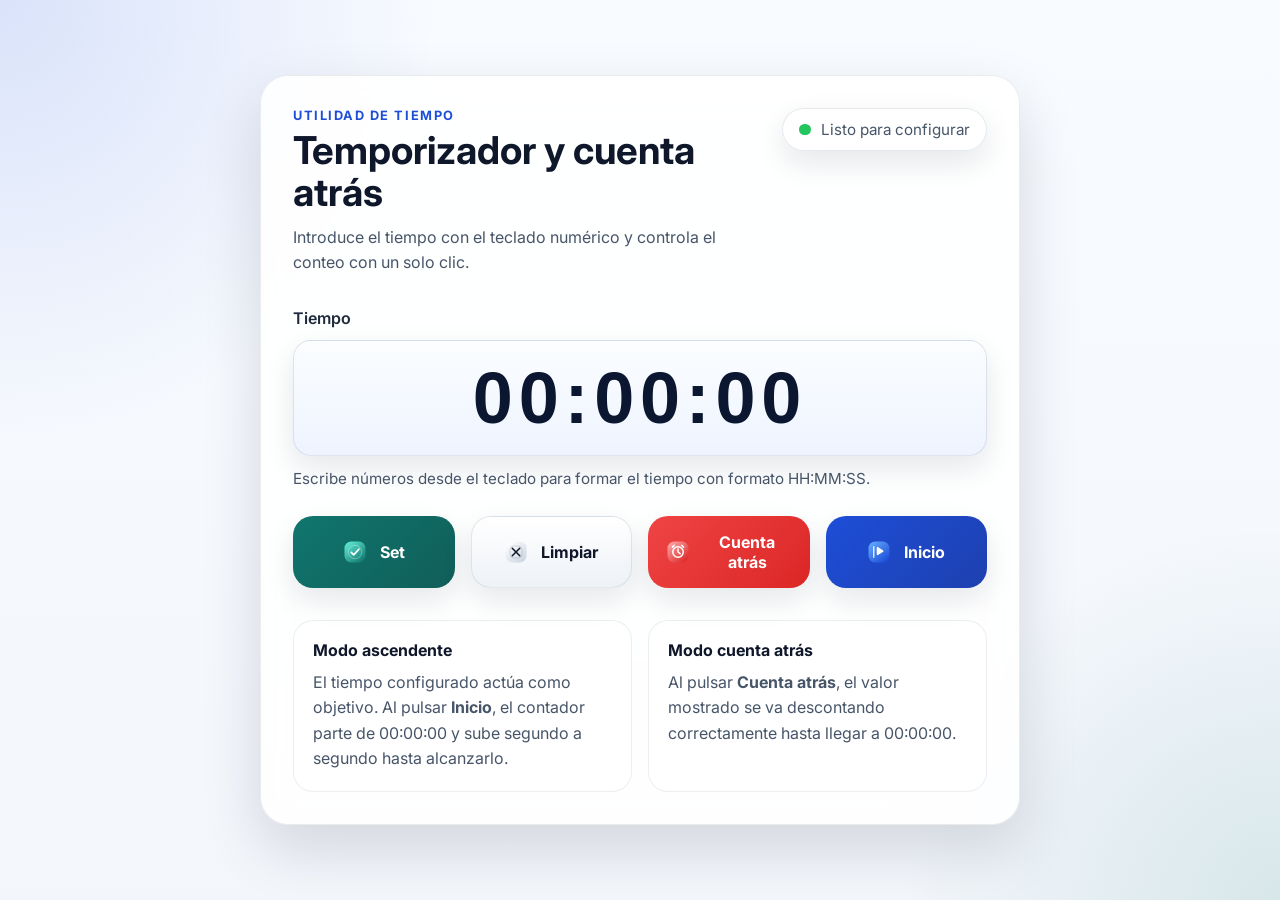
<file: stopwatch-LFR/1_Prompt_INICIAL_ChatGPT_5/index.html>
<!DOCTYPE html>
<html lang="es">
<head>
  <meta charset="UTF-8" />
  <meta name="viewport" content="width=device-width, initial-scale=1.0" />
  <meta name="description" content="Temporizador profesional con cronómetro ascendente y cuenta atrás." />
  <title>Temporizador profesional</title>
  <link rel="preconnect" href="https://fonts.googleapis.com">
  <link rel="preconnect" href="https://fonts.gstatic.com" crossorigin>
  <link href="https://fonts.googleapis.com/css2?family=Inter:wght@400;500;600;700&display=swap" rel="stylesheet">
  <link rel="stylesheet" href="style.css" />
</head>
<body>
  <main class="app-shell">
    <section class="timer-card" aria-labelledby="app-title">
      <header class="card-header">
        <div>
          <p class="eyebrow">Utilidad de tiempo</p>
          <h1 id="app-title">Temporizador y cuenta atrás</h1>
          <p class="subtitle">Introduce el tiempo con el teclado numérico y controla el conteo con un solo clic.</p>
        </div>
        <div class="status-panel" aria-live="polite">
          <span class="status-dot" id="statusDot"></span>
          <span id="statusText">Listo para configurar</span>
        </div>
      </header>

      <div class="display-group">
        <label for="timeDisplay">Tiempo</label>
        <input
          id="timeDisplay"
          class="time-display"
          type="text"
          value="00:00:00"
          inputmode="numeric"
          readonly
          aria-describedby="inputHelp"
        />
        <p id="inputHelp" class="help-text">Escribe números desde el teclado para formar el tiempo con formato HH:MM:SS.</p>
      </div>

      <section class="controls" aria-label="Controles del temporizador">
        <button id="setButton" class="action-button secondary" type="button">
          <img src="assets/set.svg" alt="" aria-hidden="true" />
          <span>Set</span>
        </button>
        <button id="clearButton" class="action-button ghost" type="button">
          <img src="assets/clear.svg" alt="" aria-hidden="true" />
          <span>Limpiar</span>
        </button>
        <button id="countdownButton" class="action-button danger" type="button">
          <img src="assets/countdown.svg" alt="" aria-hidden="true" />
          <span>Cuenta atrás</span>
        </button>
        <button id="startButton" class="action-button primary" type="button">
          <img src="assets/start.svg" alt="" aria-hidden="true" />
          <span>Inicio</span>
        </button>
      </section>

      <section class="notes" aria-label="Indicaciones de uso">
        <article>
          <h2>Modo ascendente</h2>
          <p>El tiempo configurado actúa como objetivo. Al pulsar <strong>Inicio</strong>, el contador parte de 00:00:00 y sube segundo a segundo hasta alcanzarlo.</p>
        </article>
        <article>
          <h2>Modo cuenta atrás</h2>
          <p>Al pulsar <strong>Cuenta atrás</strong>, el valor mostrado se va descontando correctamente hasta llegar a 00:00:00.</p>
        </article>
      </section>
    </section>
  </main>

  <div id="toast" class="toast" role="status" aria-live="assertive" aria-atomic="true"></div>

  <script src="script.js"></script>
</body>
</html>
</file>
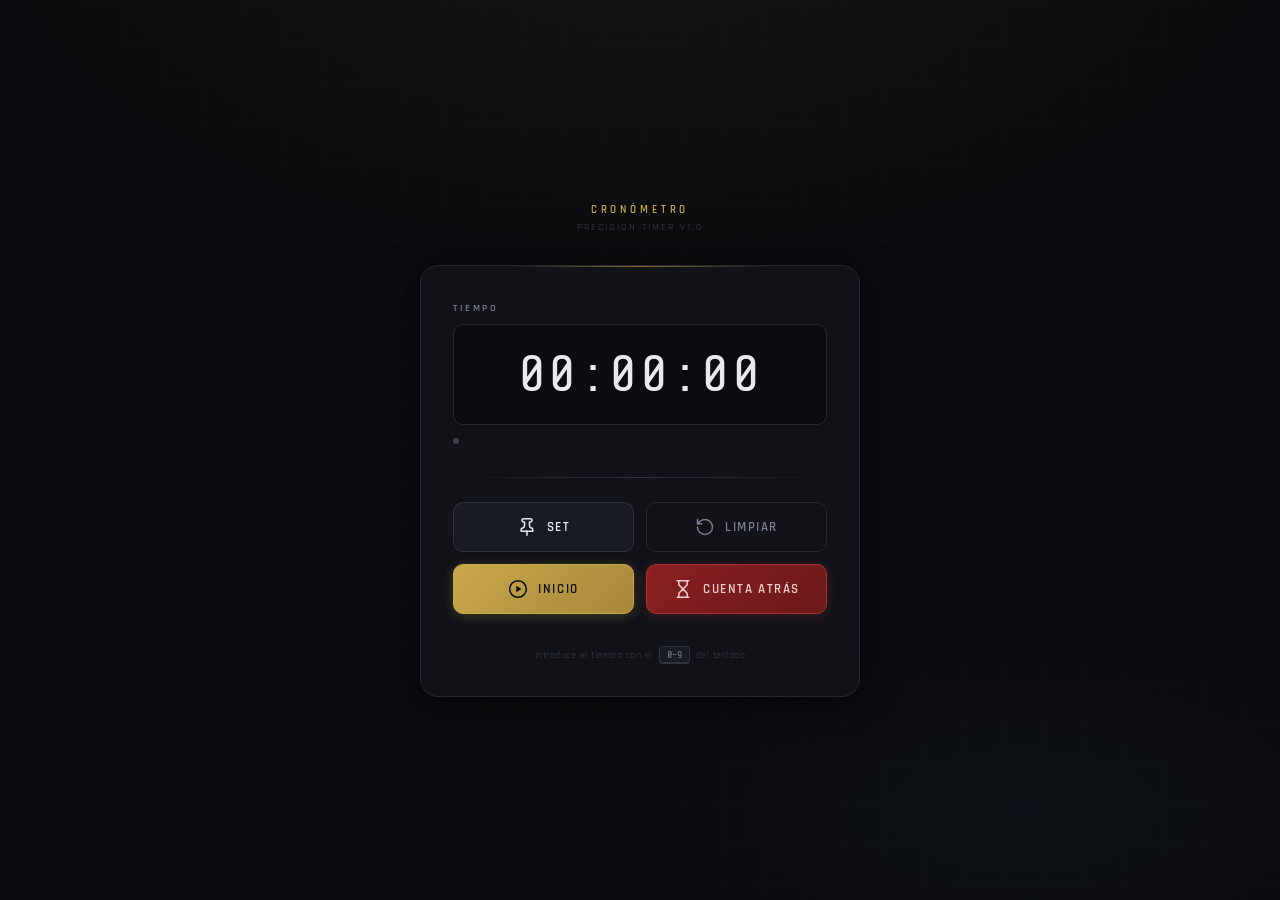
<file: stopwatch-LFR/2_Prompt_INICIAL_Claude_Sonet_4.6/index.html>
<!DOCTYPE html>
<html lang="es">
<head>
  <meta charset="UTF-8" />
  <meta name="viewport" content="width=device-width, initial-scale=1.0" />
  <title>Cronómetro Profesional</title>
  <link rel="stylesheet" href="style.css" />
</head>
<body>

  <!-- Toast container -->
  <div class="toast-container" id="toastContainer"></div>

  <div class="app-wrapper">

    <!-- Header -->
    <header class="app-header">
      <p class="app-title">Cronómetro</p>
      <p class="app-subtitle">Precision Timer v1.0</p>
    </header>

    <!-- Main card -->
    <main class="card">

      <!-- Time Display -->
      <div class="time-display-wrapper">
        <label class="time-label" for="timeDisplay">Tiempo</label>
        <input
          id="timeDisplay"
          class="time-display"
          type="text"
          readonly
          value="00:00:00"
          autocomplete="off"
          spellcheck="false"
          aria-label="Campo de tiempo en formato horas, minutos y segundos"
        />
        <!-- Mode indicator -->
        <div class="mode-indicator">
          <span class="mode-dot" id="modeDot"></span>
          <span class="mode-text" id="modeText"></span>
        </div>
      </div>

      <div class="divider"></div>

      <!-- Buttons -->
      <div class="btn-grid">

        <!-- Row 1: Set + Limpiar -->
        <div class="btn-row">

          <button id="btnSet" class="btn btn-secondary" title="Fijar el tiempo actual como referencia">
            <span class="btn-icon">
              <!-- Set icon: pin/anchor -->
              <svg viewBox="0 0 24 24" fill="none" stroke="currentColor" stroke-width="1.8" stroke-linecap="round" stroke-linejoin="round">
                <line x1="12" y1="17" x2="12" y2="22"/>
                <path d="M5 17h14v-1.76a2 2 0 0 0-1.11-1.79l-1.78-.9A2 2 0 0 1 15 10.76V6h1a2 2 0 0 0 0-4H8a2 2 0 0 0 0 4h1v4.76a2 2 0 0 1-1.11 1.79l-1.78.9A2 2 0 0 0 5 15.24Z"/>
              </svg>
            </span>
            Set
          </button>

          <button id="btnClear" class="btn btn-ghost" title="Limpiar y volver a 00:00:00">
            <span class="btn-icon">
              <!-- Clear icon: reset arrow -->
              <svg viewBox="0 0 24 24" fill="none" stroke="currentColor" stroke-width="1.8" stroke-linecap="round" stroke-linejoin="round">
                <path d="M3 12a9 9 0 1 0 9-9 9.75 9.75 0 0 0-6.74 2.74L3 8"/>
                <path d="M3 3v5h5"/>
              </svg>
            </span>
            Limpiar
          </button>

        </div>

        <!-- Row 2: Inicio + Cuenta Atrás -->
        <div class="btn-row">

          <button id="btnStart" class="btn btn-primary" title="Iniciar cronómetro ascendente desde 00:00:00">
            <span class="btn-icon">
              <!-- Start icon: play circle -->
              <svg viewBox="0 0 24 24" fill="none" stroke="currentColor" stroke-width="1.8" stroke-linecap="round" stroke-linejoin="round">
                <circle cx="12" cy="12" r="10"/>
                <polygon points="10 8 16 12 10 16 10 8" fill="currentColor" stroke="none"/>
              </svg>
            </span>
            Inicio
          </button>

          <button id="btnCountdown" class="btn btn-danger" title="Iniciar cuenta atrás desde el tiempo establecido">
            <span class="btn-icon">
              <!-- Countdown icon: hourglass / timer down -->
              <svg viewBox="0 0 24 24" fill="none" stroke="currentColor" stroke-width="1.8" stroke-linecap="round" stroke-linejoin="round">
                <path d="M5 22h14"/>
                <path d="M5 2h14"/>
                <path d="M17 22v-4.172a2 2 0 0 0-.586-1.414L12 12l-4.414 4.414A2 2 0 0 0 7 17.828V22"/>
                <path d="M7 2v4.172a2 2 0 0 0 .586 1.414L12 12l4.414-4.414A2 2 0 0 0 17 6.172V2"/>
              </svg>
            </span>
            Cuenta&nbsp;atrás
          </button>

        </div>

        <!-- Row 3: Stop (hidden by default) -->
        <div class="btn-row single">
          <button id="btnStop" class="btn btn-stop" title="Detener el cronómetro">
            <span class="btn-icon">
              <!-- Stop icon: square -->
              <svg viewBox="0 0 24 24" fill="none" stroke="currentColor" stroke-width="1.8" stroke-linecap="round" stroke-linejoin="round">
                <rect x="3" y="3" width="18" height="18" rx="3" ry="3"/>
                <rect x="8" y="8" width="8" height="8" rx="1" ry="1" fill="currentColor" stroke="none"/>
              </svg>
            </span>
            Detener
          </button>
        </div>

      </div><!-- /.btn-grid -->

      <!-- Keyboard hint -->
      <div class="keyboard-hint">
        <span class="hint-text">Introduce el tiempo con el</span>
        <span class="kbd">0–9</span>
        <span class="hint-text">del teclado</span>
      </div>

    </main><!-- /.card -->

  </div><!-- /.app-wrapper -->

  <script src="script.js"></script>
</body>
</html>
</file>
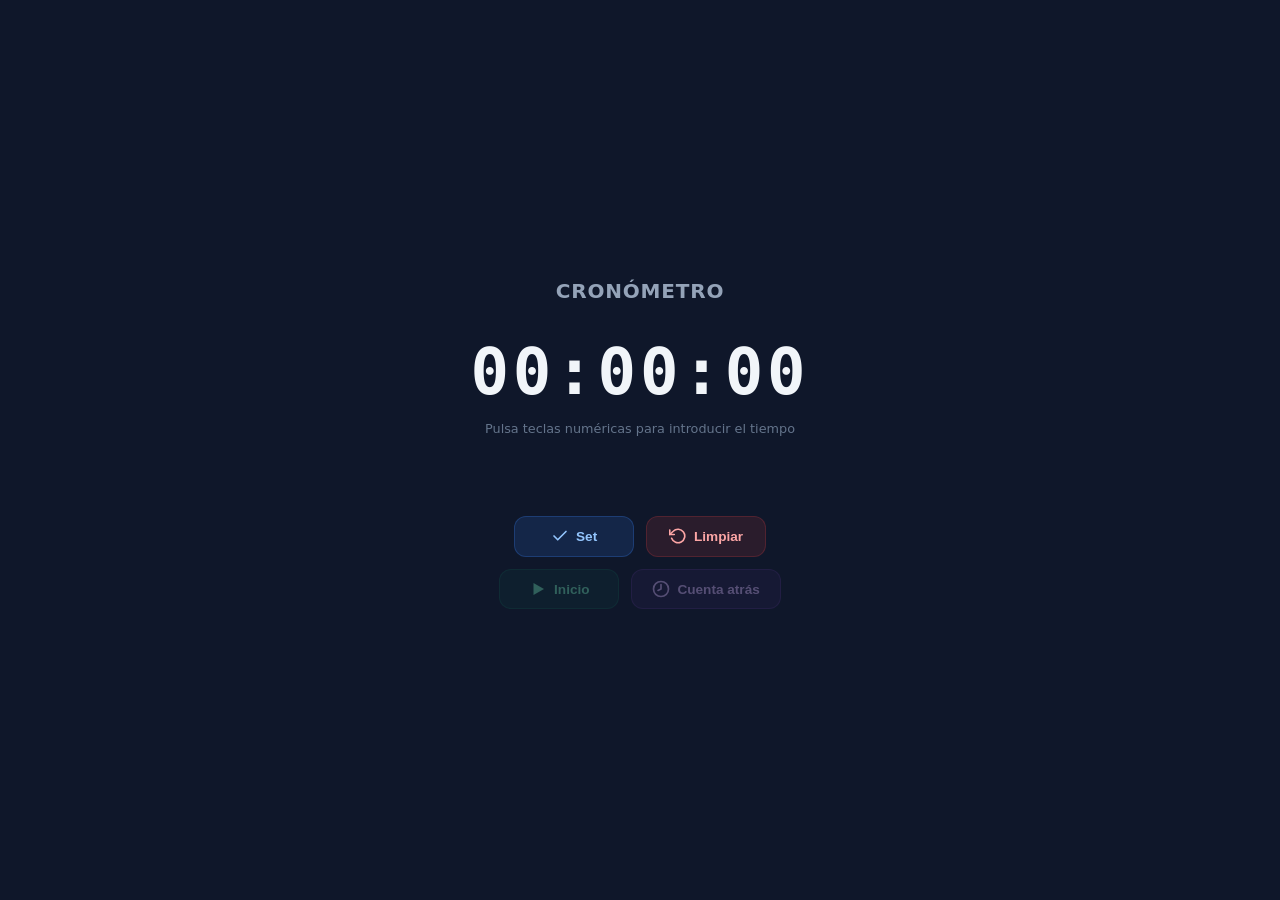
<file: stopwatch-LFR/3_Prompt_INICIAL_Claude_Opus_4.6/index.html>
<!DOCTYPE html>
<html lang="es">
<head>
  <meta charset="UTF-8" />
  <meta name="viewport" content="width=device-width, initial-scale=1.0" />
  <title>Cronómetro</title>
  <link rel="stylesheet" href="style.css" />
</head>
<body>
  <main class="container">
    <h1 class="title">Cronómetro</h1>

    <div class="timer-display">
      <input id="tiempo" type="text" value="00:00:00" readonly />
    </div>

    <p id="hint" class="hint">Pulsa teclas numéricas para introducir el tiempo</p>

    <div id="mensaje" class="mensaje hidden"></div>

    <div class="controls">
      <button id="btnSet" class="btn btn-set" title="Fijar tiempo">
        <svg viewBox="0 0 24 24" fill="none" stroke="currentColor" stroke-width="2.2" stroke-linecap="round" stroke-linejoin="round">
          <polyline points="20 6 9 17 4 12"/>
        </svg>
        Set
      </button>
      <button id="btnLimpiar" class="btn btn-limpiar" title="Limpiar">
        <svg viewBox="0 0 24 24" fill="none" stroke="currentColor" stroke-width="2.2" stroke-linecap="round" stroke-linejoin="round">
          <polyline points="1 4 1 10 7 10"/>
          <path d="M3.51 15a9 9 0 1 0 2.13-9.36L1 10"/>
        </svg>
        Limpiar
      </button>
    </div>

    <div class="controls">
      <button id="btnInicio" class="btn btn-inicio" title="Inicio (ascendente)">
        <svg viewBox="0 0 24 24" fill="currentColor" stroke="none">
          <polygon points="6,4 20,12 6,20"/>
        </svg>
        Inicio
      </button>
      <button id="btnCuentaAtras" class="btn btn-cuenta" title="Cuenta atrás">
        <svg viewBox="0 0 24 24" fill="none" stroke="currentColor" stroke-width="2.2" stroke-linecap="round" stroke-linejoin="round">
          <circle cx="12" cy="12" r="10"/>
          <polyline points="12 6 12 12 8 14"/>
        </svg>
        Cuenta atrás
      </button>
    </div>
  </main>

  <script src="script.js"></script>
</body>
</html>
</file>
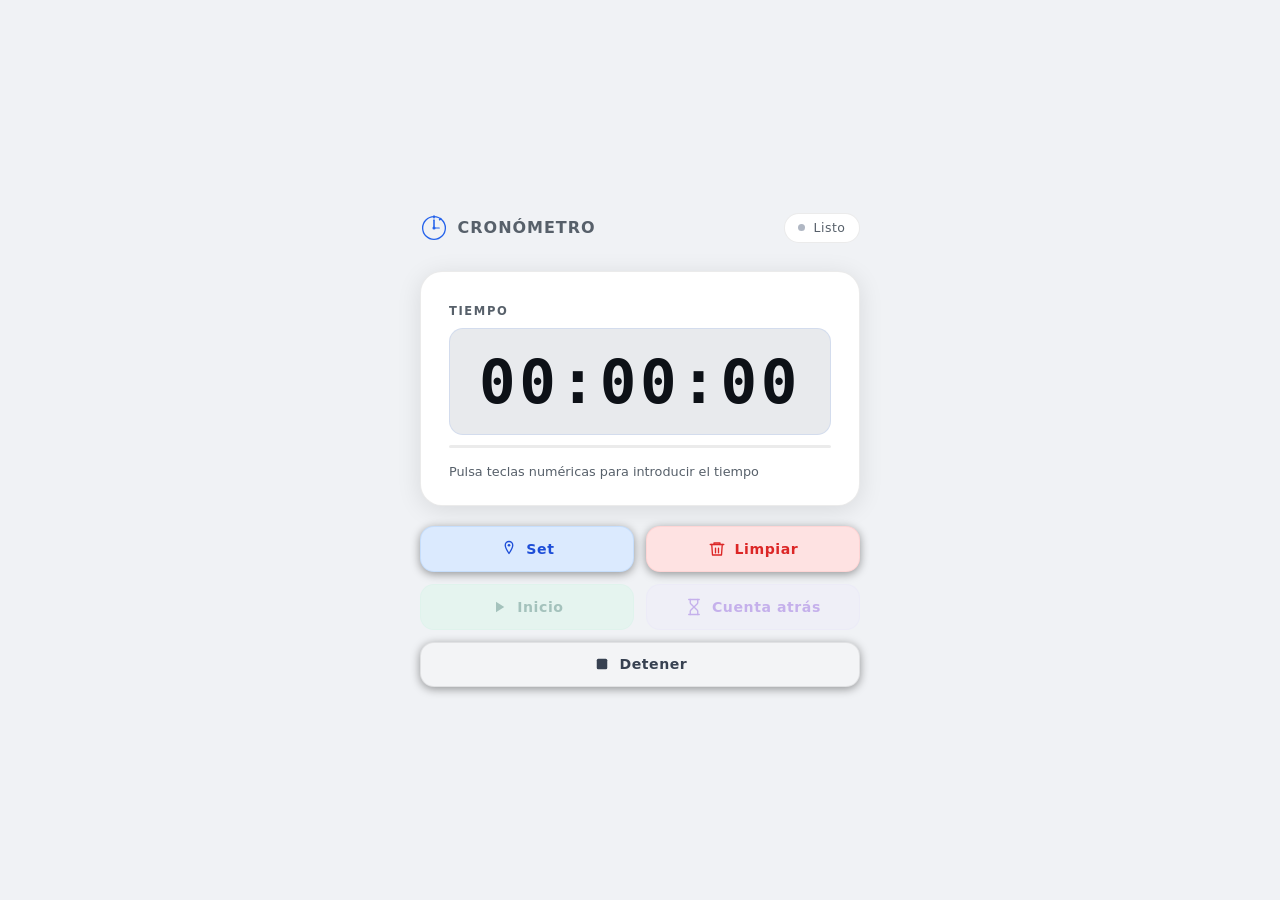
<file: stopwatch-LFR/4_Prompt_MEJORADO1_Claude_Sonet_4.6_con_Errores/index.html>
<!DOCTYPE html>
<html lang="es">
<head>
  <meta charset="UTF-8" />
  <meta name="viewport" content="width=device-width, initial-scale=1.0" />
  <meta name="description" content="Cronómetro profesional con cuenta ascendente y cuenta atrás." />
  <title>Cronómetro</title>
  <link rel="stylesheet" href="style.css" />
</head>
<body>
  <main class="app" role="main">

    <header class="app__header">
      <div class="app__brand">
        <svg class="app__logo" viewBox="0 0 32 32" fill="none" aria-hidden="true">
          <circle cx="16" cy="16" r="13" stroke="currentColor" stroke-width="1.5"/>
          <circle cx="16" cy="16" r="1.8" fill="currentColor"/>
          <line x1="16" y1="16" x2="16" y2="7" stroke="currentColor" stroke-width="1.8" stroke-linecap="round"/>
          <line x1="16" y1="16" x2="22" y2="16" stroke="currentColor" stroke-width="1.4" stroke-linecap="round"/>
          <line x1="16" y1="4" x2="16" y2="2.5" stroke="currentColor" stroke-width="2" stroke-linecap="round"/>
          <line x1="22.5" y1="6.5" x2="23.6" y2="5.4" stroke="currentColor" stroke-width="2" stroke-linecap="round"/>
        </svg>
        <h1 class="app__title">Cronómetro</h1>
      </div>
      <div class="app__status" aria-live="polite" aria-atomic="true">
        <span class="status-dot" id="statusDot" aria-hidden="true"></span>
        <span class="status-label" id="statusLabel">Listo</span>
      </div>
    </header>

    <section class="timer-section" aria-label="Display del temporizador">
      <div class="display-wrap">
        <label class="display-label" for="timeDisplay">Tiempo</label>
        <input
          id="timeDisplay"
          class="display-input"
          type="text"
          value="00:00:00"
          readonly
          inputmode="numeric"
          aria-label="Tiempo en formato horas, minutos y segundos"
          aria-describedby="keyboardHint"
          aria-live="off"
        />
        <div class="display-track" aria-hidden="true">
          <span class="display-track__fill" id="progressFill"></span>
        </div>
      </div>
      <p id="keyboardHint" class="hint" aria-live="polite" id="hint">
        Pulsa teclas numéricas para introducir el tiempo
      </p>
    </section>

    <section class="controls" aria-label="Controles del cronómetro">

      <div class="controls__row">
        <button id="btnSet" class="btn btn--set" type="button"
          title="Fijar el tiempo mostrado como objetivo"
          aria-describedby="keyboardHint">
          <span class="btn__icon" aria-hidden="true">
            <svg viewBox="0 0 24 24" fill="none" stroke="currentColor" stroke-width="1.8" stroke-linecap="round" stroke-linejoin="round">
              <path d="M12 2a5 5 0 0 1 5 5c0 3.5-5 11-5 11S7 10.5 7 7a5 5 0 0 1 5-5z"/>
              <circle cx="12" cy="7" r="1.8" fill="currentColor" stroke="none"/>
            </svg>
          </span>
          <span>Set</span>
        </button>

        <button id="btnClear" class="btn btn--clear" type="button"
          title="Limpiar y volver a 00:00:00">
          <span class="btn__icon" aria-hidden="true">
            <svg viewBox="0 0 24 24" fill="none" stroke="currentColor" stroke-width="1.8" stroke-linecap="round" stroke-linejoin="round">
              <path d="M3 6h18"/>
              <path d="M8 6V4h8v2"/>
              <path d="M19 6l-1 14H6L5 6"/>
              <path d="M10 11v6M14 11v6"/>
            </svg>
          </span>
          <span>Limpiar</span>
        </button>
      </div>

      <div class="controls__row">
        <button id="btnStart" class="btn btn--start" type="button"
          title="Iniciar cronómetro ascendente desde 00:00:00">
          <span class="btn__icon" aria-hidden="true">
            <svg viewBox="0 0 24 24" fill="currentColor" stroke="none">
              <path d="M8 5.14v14l11-7-11-7z"/>
            </svg>
          </span>
          <span>Inicio</span>
        </button>

        <button id="btnCountdown" class="btn btn--countdown" type="button"
          title="Iniciar cuenta atrás desde el tiempo fijado">
          <span class="btn__icon" aria-hidden="true">
            <svg viewBox="0 0 24 24" fill="none" stroke="currentColor" stroke-width="1.8" stroke-linecap="round" stroke-linejoin="round">
              <path d="M5 22h14M5 2h14"/>
              <path d="M17 22v-4.17a2 2 0 0 0-.59-1.42L12 12l-4.41 4.41A2 2 0 0 0 7 17.83V22"/>
              <path d="M7 2v4.17a2 2 0 0 0 .59 1.42L12 12l4.41-4.41A2 2 0 0 0 17 6.17V2"/>
            </svg>
          </span>
          <span>Cuenta atrás</span>
        </button>
      </div>

      <div class="controls__row controls__row--single" id="stopRow" hidden>
        <button id="btnStop" class="btn btn--stop" type="button"
          title="Detener el cronómetro">
          <span class="btn__icon" aria-hidden="true">
            <svg viewBox="0 0 24 24" fill="currentColor" stroke="none">
              <rect x="5" y="5" width="14" height="14" rx="2"/>
            </svg>
          </span>
          <span>Detener</span>
        </button>
      </div>

    </section>

    <div
      id="toastRegion"
      class="toast-region"
      role="status"
      aria-live="assertive"
      aria-atomic="true"
    ></div>

  </main>

  <script src="script.js"></script>
</body>
</html>
</file>
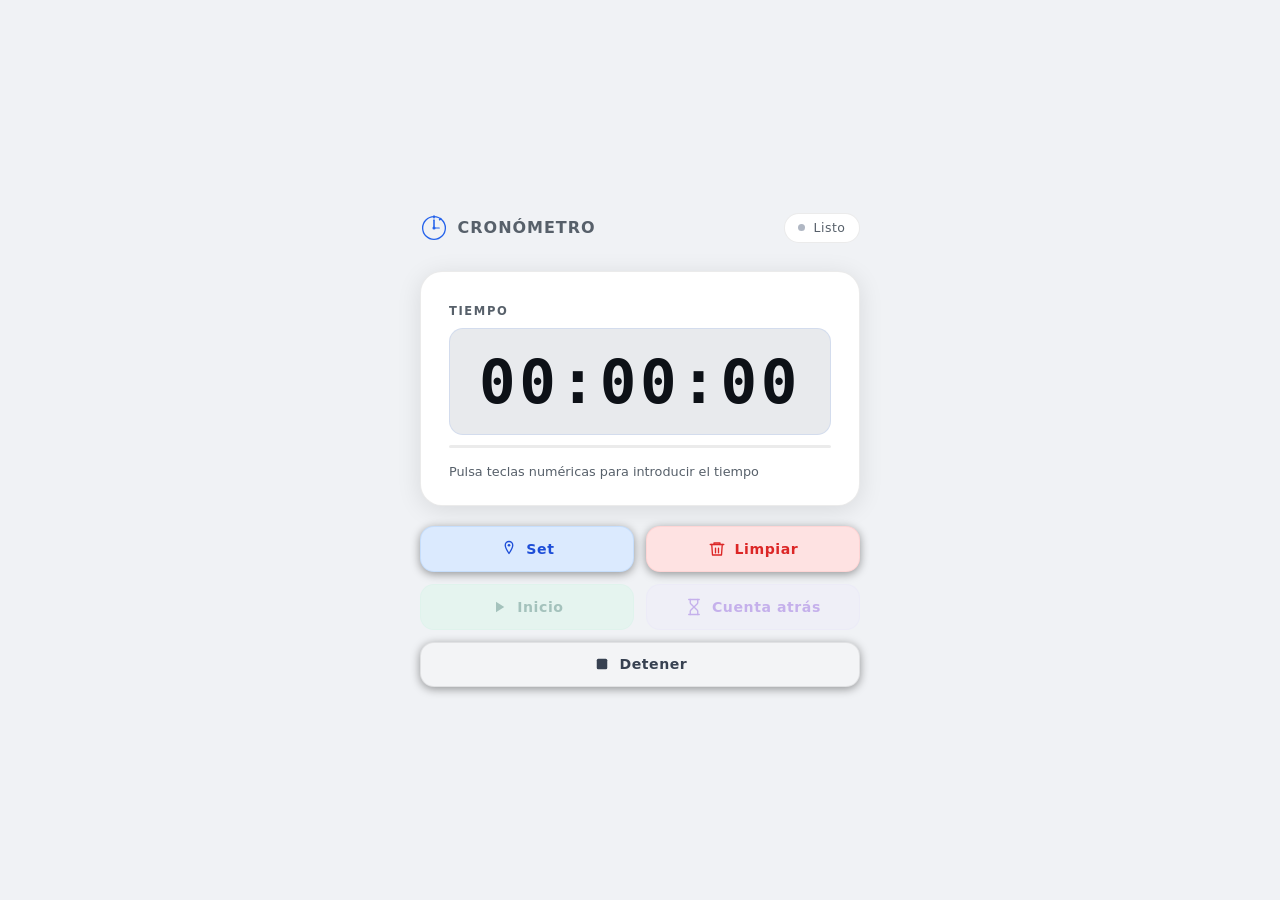
<file: stopwatch-LFR/4_Prompt_MEJORADO1_Claude_Sonet_4.6_corregido/index.html>
<!DOCTYPE html>
<html lang="es">
<head>
  <meta charset="UTF-8" />
  <meta name="viewport" content="width=device-width, initial-scale=1.0" />
  <meta name="description" content="Cronómetro profesional con cuenta ascendente y cuenta atrás." />
  <title>Cronómetro</title>
  <link rel="stylesheet" href="style.css" />
</head>
<body>
  <main class="app" role="main">

    <header class="app__header">
      <div class="app__brand">
        <svg class="app__logo" viewBox="0 0 32 32" fill="none" aria-hidden="true">
          <circle cx="16" cy="16" r="13" stroke="currentColor" stroke-width="1.5"/>
          <circle cx="16" cy="16" r="1.8" fill="currentColor"/>
          <line x1="16" y1="16" x2="16" y2="7" stroke="currentColor" stroke-width="1.8" stroke-linecap="round"/>
          <line x1="16" y1="16" x2="22" y2="16" stroke="currentColor" stroke-width="1.4" stroke-linecap="round"/>
          <line x1="16" y1="4" x2="16" y2="2.5" stroke="currentColor" stroke-width="2" stroke-linecap="round"/>
          <line x1="22.5" y1="6.5" x2="23.6" y2="5.4" stroke="currentColor" stroke-width="2" stroke-linecap="round"/>
        </svg>
        <h1 class="app__title">Cronómetro</h1>
      </div>
      <div class="app__status" aria-live="polite" aria-atomic="true">
        <span class="status-dot" id="statusDot" aria-hidden="true"></span>
        <span class="status-label" id="statusLabel">Listo</span>
      </div>
    </header>

    <section class="timer-section" aria-label="Display del temporizador">
      <div class="display-wrap">
        <label class="display-label" for="timeDisplay">Tiempo</label>
        <input
          id="timeDisplay"
          class="display-input"
          type="text"
          value="00:00:00"
          readonly
          inputmode="numeric"
          aria-label="Tiempo en formato horas, minutos y segundos"
          aria-describedby="hint"
          aria-live="off"
        />
        <div class="display-track" aria-hidden="true">
          <span class="display-track__fill" id="progressFill"></span>
        </div>
      </div>
      <p id="hint" class="hint" aria-live="polite">
        Pulsa teclas numéricas para introducir el tiempo
      </p>
    </section>

    <section class="controls" aria-label="Controles del cronómetro">

      <div class="controls__row">
        <button id="btnSet" class="btn btn--set" type="button"
          title="Fijar el tiempo mostrado como objetivo"
          aria-describedby="hint">
          <span class="btn__icon" aria-hidden="true">
            <svg viewBox="0 0 24 24" fill="none" stroke="currentColor" stroke-width="1.8" stroke-linecap="round" stroke-linejoin="round">
              <path d="M12 2a5 5 0 0 1 5 5c0 3.5-5 11-5 11S7 10.5 7 7a5 5 0 0 1 5-5z"/>
              <circle cx="12" cy="7" r="1.8" fill="currentColor" stroke="none"/>
            </svg>
          </span>
          <span>Set</span>
        </button>

        <button id="btnClear" class="btn btn--clear" type="button"
          title="Limpiar y volver a 00:00:00">
          <span class="btn__icon" aria-hidden="true">
            <svg viewBox="0 0 24 24" fill="none" stroke="currentColor" stroke-width="1.8" stroke-linecap="round" stroke-linejoin="round">
              <path d="M3 6h18"/>
              <path d="M8 6V4h8v2"/>
              <path d="M19 6l-1 14H6L5 6"/>
              <path d="M10 11v6M14 11v6"/>
            </svg>
          </span>
          <span>Limpiar</span>
        </button>
      </div>

      <div class="controls__row">
        <button id="btnStart" class="btn btn--start" type="button"
          title="Iniciar cronómetro ascendente desde 00:00:00">
          <span class="btn__icon" aria-hidden="true">
            <svg viewBox="0 0 24 24" fill="currentColor" stroke="none">
              <path d="M8 5.14v14l11-7-11-7z"/>
            </svg>
          </span>
          <span>Inicio</span>
        </button>

        <button id="btnCountdown" class="btn btn--countdown" type="button"
          title="Iniciar cuenta atrás desde el tiempo fijado">
          <span class="btn__icon" aria-hidden="true">
            <svg viewBox="0 0 24 24" fill="none" stroke="currentColor" stroke-width="1.8" stroke-linecap="round" stroke-linejoin="round">
              <path d="M5 22h14M5 2h14"/>
              <path d="M17 22v-4.17a2 2 0 0 0-.59-1.42L12 12l-4.41 4.41A2 2 0 0 0 7 17.83V22"/>
              <path d="M7 2v4.17a2 2 0 0 0 .59 1.42L12 12l4.41-4.41A2 2 0 0 0 17 6.17V2"/>
            </svg>
          </span>
          <span>Cuenta atrás</span>
        </button>
      </div>

      <div class="controls__row controls__row--single" id="stopRow" hidden>
        <button id="btnStop" class="btn btn--stop" type="button"
          title="Detener el cronómetro">
          <span class="btn__icon" aria-hidden="true">
            <svg viewBox="0 0 24 24" fill="currentColor" stroke="none">
              <rect x="5" y="5" width="14" height="14" rx="2"/>
            </svg>
          </span>
          <span>Detener</span>
        </button>
      </div>

    </section>

    <div
      id="toastRegion"
      class="toast-region"
      role="status"
      aria-live="assertive"
      aria-atomic="true"
    ></div>

  </main>

  <script src="script.js"></script>
</body>
</html>
</file>
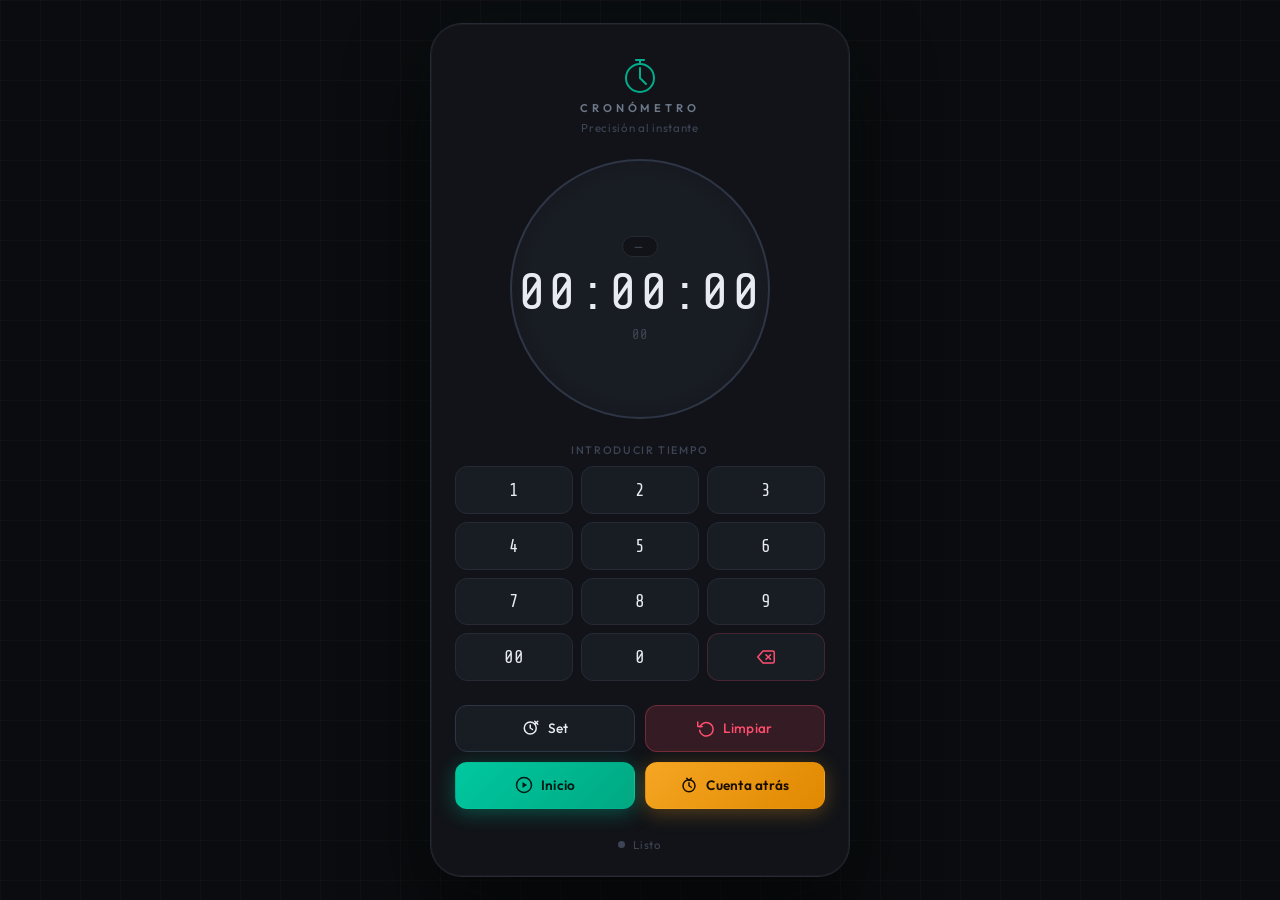
<file: stopwatch-LFR/4_Prompt_MEJORADO2_Claude_Sonet_4.6_tras_analisis_forense/index.html>
<!DOCTYPE html>
<html lang="es">
<head>
  <meta charset="UTF-8" />
  <meta name="viewport" content="width=device-width, initial-scale=1.0" />
  <title>Cronómetro</title>
  <link rel="preconnect" href="https://fonts.googleapis.com">
  <link rel="preconnect" href="https://fonts.gstatic.com" crossorigin>
  <link href="https://fonts.googleapis.com/css2?family=Share+Tech+Mono&family=Outfit:wght@300;400;500;600&display=swap" rel="stylesheet">
  <link rel="stylesheet" href="style.css" />
</head>
<body>

  <div class="bg-grid"></div>

  <main class="container">

    <header class="app-header">
      <div class="logo-mark">
        <svg viewBox="0 0 40 40" fill="none" xmlns="http://www.w3.org/2000/svg">
          <circle cx="20" cy="22" r="14" stroke="currentColor" stroke-width="2"/>
          <path d="M20 12V22L26 28" stroke="currentColor" stroke-width="2" stroke-linecap="round"/>
          <path d="M16 4H24" stroke="currentColor" stroke-width="2" stroke-linecap="round"/>
          <path d="M20 4V8" stroke="currentColor" stroke-width="2" stroke-linecap="round"/>
        </svg>
      </div>
      <h1 class="app-title">CRONÓMETRO</h1>
      <p class="app-subtitle">Precisión al instante</p>
    </header>

    <section class="display-section">
      <div class="display-wrapper" id="displayWrapper">
        <div class="display-ring"></div>
        <div class="display-inner">
          <div class="mode-badge" id="modeBadge">—</div>
          <input
            type="text"
            id="timeDisplay"
            class="time-display"
            value="00:00:00"
            readonly
            aria-label="Tiempo cronometrado"
          />
          <div class="subseconds">
            <span id="subMs">00</span>
          </div>
        </div>
      </div>
    </section>

    <section class="keypad-section">
      <div class="keypad-label">Introducir tiempo</div>
      <div class="keypad" id="keypad" role="group" aria-label="Teclado numérico">
        <button class="key" data-val="1">1</button>
        <button class="key" data-val="2">2</button>
        <button class="key" data-val="3">3</button>
        <button class="key" data-val="4">4</button>
        <button class="key" data-val="5">5</button>
        <button class="key" data-val="6">6</button>
        <button class="key" data-val="7">7</button>
        <button class="key" data-val="8">8</button>
        <button class="key" data-val="9">9</button>
        <button class="key key-wide" data-val="00">00</button>
        <button class="key" data-val="0">0</button>
        <button class="key key-del" id="delKey" aria-label="Borrar">
          <svg viewBox="0 0 24 24" fill="none" stroke="currentColor" stroke-width="2" stroke-linecap="round" stroke-linejoin="round">
            <path d="M21 4H8l-7 8 7 8h13a2 2 0 0 0 2-2V6a2 2 0 0 0-2-2z"/>
            <line x1="18" y1="9" x2="12" y2="15"/>
            <line x1="12" y1="9" x2="18" y2="15"/>
          </svg>
        </button>
      </div>
    </section>

    <section class="controls-section">
      <div class="controls-row controls-top">
        <button class="btn btn-set" id="btnSet" title="Fijar tiempo">
          <!-- icon-set: clock with anchor pin -->
          <svg class="btn-icon" viewBox="0 0 24 24" fill="none" stroke="currentColor" stroke-width="2" stroke-linecap="round" stroke-linejoin="round" aria-hidden="true">
            <circle cx="11" cy="12" r="8"/>
            <polyline points="11 8 11 12 14 14"/>
            <line x1="17" y1="3" x2="21" y2="7"/>
            <line x1="21" y1="3" x2="17" y2="7"/>
          </svg>
          <span>Set</span>
        </button>
        <button class="btn btn-clear" id="btnClear" title="Limpiar">
          <!-- icon-clear: refresh/reset -->
          <svg class="btn-icon" viewBox="0 0 24 24" fill="none" stroke="currentColor" stroke-width="2" stroke-linecap="round" stroke-linejoin="round" aria-hidden="true">
            <polyline points="1 4 1 10 7 10"/>
            <path d="M3.51 15a9 9 0 1 0 .49-4.5"/>
          </svg>
          <span>Limpiar</span>
        </button>
      </div>
      <div class="controls-row controls-bottom">
        <button class="btn btn-start" id="btnStart" title="Iniciar cronómetro ascendente">
          <!-- icon-start: play in circle -->
          <svg class="btn-icon" viewBox="0 0 24 24" fill="none" stroke="currentColor" stroke-width="2" stroke-linecap="round" stroke-linejoin="round" aria-hidden="true">
            <circle cx="12" cy="12" r="10"/>
            <polygon points="10 8 16 12 10 16 10 8" fill="currentColor" stroke="none"/>
          </svg>
          <span>Inicio</span>
        </button>
        <button class="btn btn-countdown" id="btnCountdown" title="Iniciar cuenta atrás">
          <!-- icon-countdown: clock with down arrow -->
          <svg class="btn-icon" viewBox="0 0 24 24" fill="none" stroke="currentColor" stroke-width="2" stroke-linecap="round" stroke-linejoin="round" aria-hidden="true">
            <circle cx="12" cy="13" r="8"/>
            <polyline points="12 9 12 13 15 15"/>
            <polyline points="9 3 12 6 15 3"/>
          </svg>
          <span>Cuenta atrás</span>
        </button>
      </div>
    </section>

    <section class="status-bar">
      <div class="status-dot" id="statusDot"></div>
      <span class="status-text" id="statusText">Listo</span>
    </section>

  </main>

  <!-- Toast notification -->
  <div class="toast" id="toast" role="alert" aria-live="assertive">
    <span class="toast-icon">⏱</span>
    <span class="toast-msg" id="toastMsg"></span>
  </div>

  <script src="script.js"></script>
</body>
</html>
</file>
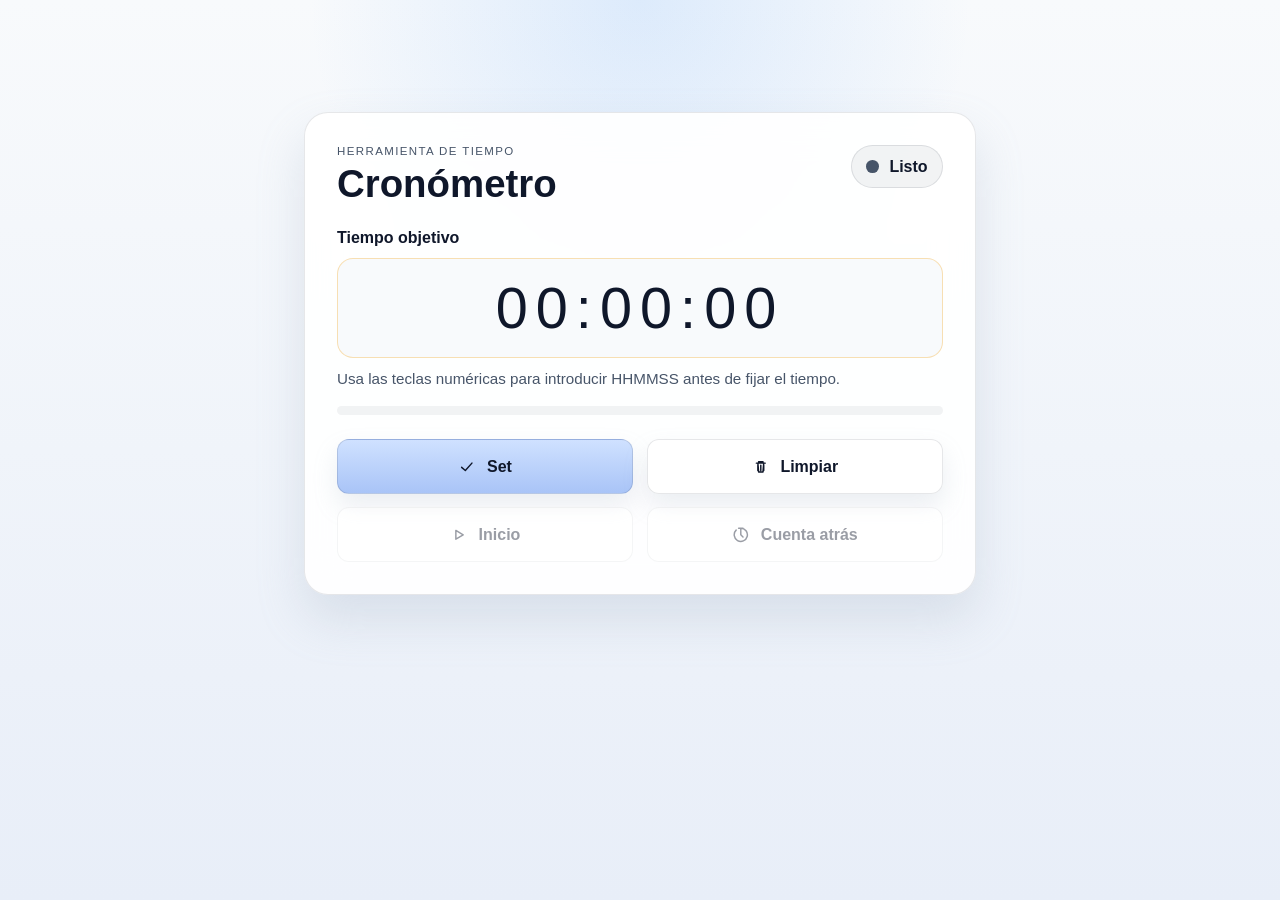
<file: stopwatch-LFR/5_Prompt_MEJORADO2_ChatGPT_5_Final_tras_correccion_bug/index.html>
<!doctype html>
<html lang="es">
  <head>
    <meta charset="UTF-8" />
    <meta name="viewport" content="width=device-width, initial-scale=1.0" />
    <meta
      name="description"
      content="Cronómetro web minimalista con cuenta ascendente, cuenta atrás y validación accesible."
    />
    <title>Cronómetro profesional</title>
    <link rel="stylesheet" href="style.css" />
  </head>
  <body>
    <main class="app-shell">
      <section class="timer-card" aria-labelledby="appTitle">
        <header class="card-header">
          <div>
            <p class="eyebrow">Herramienta de tiempo</p>
            <h1 id="appTitle">Cronómetro</h1>
          </div>
          <div class="status" aria-live="polite" aria-atomic="true">
            <span id="statusDot" class="status__dot" aria-hidden="true"></span>
            <span id="statusLabel" class="status__label">Listo</span>
          </div>
        </header>

        <div class="display-group">
          <label for="timeDisplay" class="display-label">Tiempo objetivo</label>
          <input
            id="timeDisplay"
            class="display-input display-input--ready"
            type="text"
            inputmode="numeric"
            value="00:00:00"
            readonly
            aria-describedby="hint"
          />
          <p id="hint" class="hint">
            Usa las teclas numéricas para introducir HHMMSS antes de fijar el tiempo.
          </p>
        </div>

        <div class="progress">
          <span id="progressFill" class="progress__fill" aria-hidden="true"></span>
        </div>

        <div class="button-grid" aria-label="Controles del cronómetro">
          <button type="button" class="btn btn--primary" id="setButton">
            <svg viewBox="0 0 24 24" aria-hidden="true" focusable="false">
              <path d="M5 12.75 10 17l9-10" />
            </svg>
            <span>Set</span>
          </button>

          <button type="button" class="btn" id="clearButton">
            <svg viewBox="0 0 24 24" aria-hidden="true" focusable="false">
              <path d="M6 7h12M9 7V5h6v2m-7 3v7m4-7v7m4-7v7M8 7l1 12h6l1-12" />
            </svg>
            <span>Limpiar</span>
          </button>

          <button type="button" class="btn" id="startButton">
            <svg viewBox="0 0 24 24" aria-hidden="true" focusable="false">
              <path d="M8 6v12l10-6-10-6Z" />
            </svg>
            <span>Inicio</span>
          </button>

          <button type="button" class="btn" id="countdownButton">
            <svg viewBox="0 0 24 24" aria-hidden="true" focusable="false">
              <path d="M12 7v5l3 3M12 3a9 9 0 1 1-6.36 2.64M12 3v3M9 3h6" />
            </svg>
            <span>Cuenta atrás</span>
          </button>
        </div>

        <div id="stopRow" class="stop-row" hidden>
          <button type="button" class="btn btn--danger btn--wide" id="stopButton">
            <svg viewBox="0 0 24 24" aria-hidden="true" focusable="false">
              <path d="M7 7h10v10H7z" />
            </svg>
            <span>Stop</span>
          </button>
        </div>
      </section>

      <section aria-label="Notificaciones del sistema">
        <div id="toastRegion" class="toast-region" role="status" aria-live="polite" aria-atomic="true"></div>
      </section>
    </main>

    <script src="script.js"></script>
  </body>
</html>
</file>
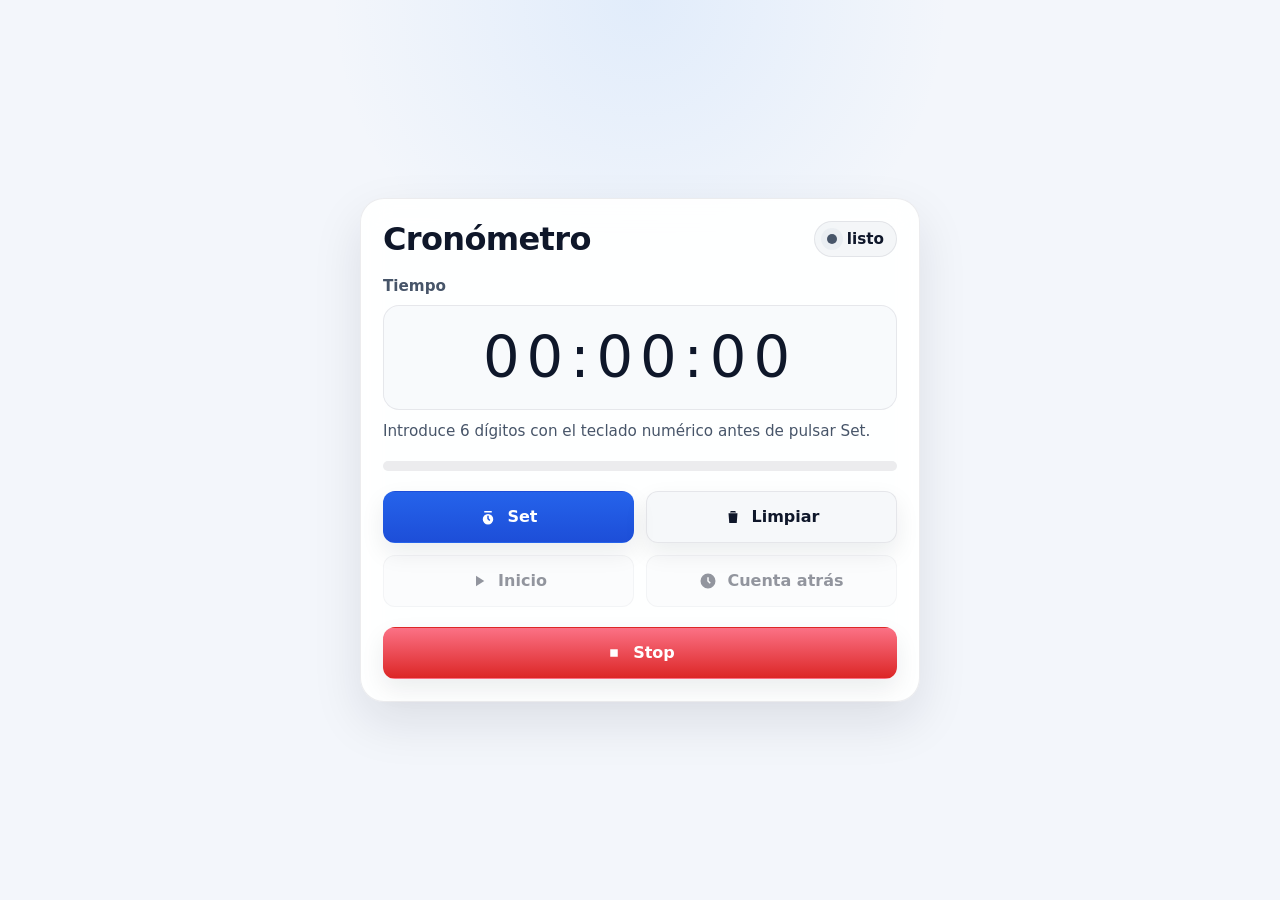
<file: stopwatch-LFR/5_Prompt_MEJORADO2_ChatGPT_5_Segunda_Peticion/index.html>
<!DOCTYPE html>
<html lang="es">
<head>
  <meta charset="UTF-8" />
  <meta name="viewport" content="width=device-width, initial-scale=1.0" />
  <meta
    name="description"
    content="Cronómetro minimalista con tiempo objetivo, cuenta ascendente y cuenta atrás."
  />
  <title>Cronómetro Minimalista</title>
  <link rel="stylesheet" href="style.css" />
</head>
<body>
  <main class="app-shell">
    <section class="timer-card" aria-labelledby="appTitle">
      <header class="card-header">
        <h1 id="appTitle">Cronómetro</h1>
        <div class="status" aria-live="polite" aria-atomic="true">
          <span id="statusDot" class="status__dot" aria-hidden="true"></span>
          <span id="statusLabel" class="status__label">listo</span>
        </div>
      </header>

      <div class="display-group">
        <label for="timeDisplay" class="display-label">Tiempo</label>
        <input
          id="timeDisplay"
          class="display-input display-input--ready"
          type="text"
          inputmode="numeric"
          value="00:00:00"
          readonly
          aria-describedby="hint"
          aria-label="Tiempo en formato horas minutos segundos"
        />
        <p id="hint" class="hint">
          Introduce 6 dígitos con el teclado numérico antes de pulsar Set.
        </p>
      </div>

      <div class="progress" aria-hidden="true">
        <div id="progressFill" class="progress__fill"></div>
      </div>

      <div class="actions" aria-label="Controles del cronómetro">
        <button type="button" class="btn btn--primary" data-action="set">
          <span class="btn__icon" aria-hidden="true">
            <svg viewBox="0 0 24 24" focusable="false">
              <path d="M7 4h10v2H7zM12 8a7 7 0 1 1 0 14a7 7 0 0 1 0-14zm0 2a1 1 0 0 0-1 1v3.586l2.707 2.707l1.414-1.414L13 13.757V11a1 1 0 0 0-1-1z"/>
            </svg>
          </span>
          <span>Set</span>
        </button>

        <button type="button" class="btn" data-action="clear">
          <span class="btn__icon" aria-hidden="true">
            <svg viewBox="0 0 24 24" focusable="false">
              <path d="M6 7h12l-1 13H7L6 7zm3-3h6l1 2H8l1-2zM9 10h2v7H9zm4 0h2v7h-2z"/>
            </svg>
          </span>
          <span>Limpiar</span>
        </button>

        <button type="button" class="btn" data-action="start">
          <span class="btn__icon" aria-hidden="true">
            <svg viewBox="0 0 24 24" focusable="false">
              <path d="M8 5v14l11-7z"/>
            </svg>
          </span>
          <span>Inicio</span>
        </button>

        <button type="button" class="btn" data-action="countdown">
          <span class="btn__icon" aria-hidden="true">
            <svg viewBox="0 0 24 24" focusable="false">
              <path d="M12 2a10 10 0 1 0 10 10A10.012 10.012 0 0 0 12 2zm1 5v4.586l2.707 2.707l-1.414 1.414L11 12.414V7z"/>
            </svg>
          </span>
          <span>Cuenta atrás</span>
        </button>
      </div>

      <div id="stopRow" class="stop-row" hidden>
        <button type="button" class="btn btn--danger btn--full" data-action="stop">
          <span class="btn__icon" aria-hidden="true">
            <svg viewBox="0 0 24 24" focusable="false">
              <path d="M7 7h10v10H7z"/>
            </svg>
          </span>
          <span>Stop</span>
        </button>
      </div>
    </section>

    <div
      id="toastRegion"
      class="toast-region"
      role="status"
      aria-live="polite"
      aria-atomic="true"
    ></div>
  </main>

  <script src="script.js"></script>
</body>
</html>
</file>
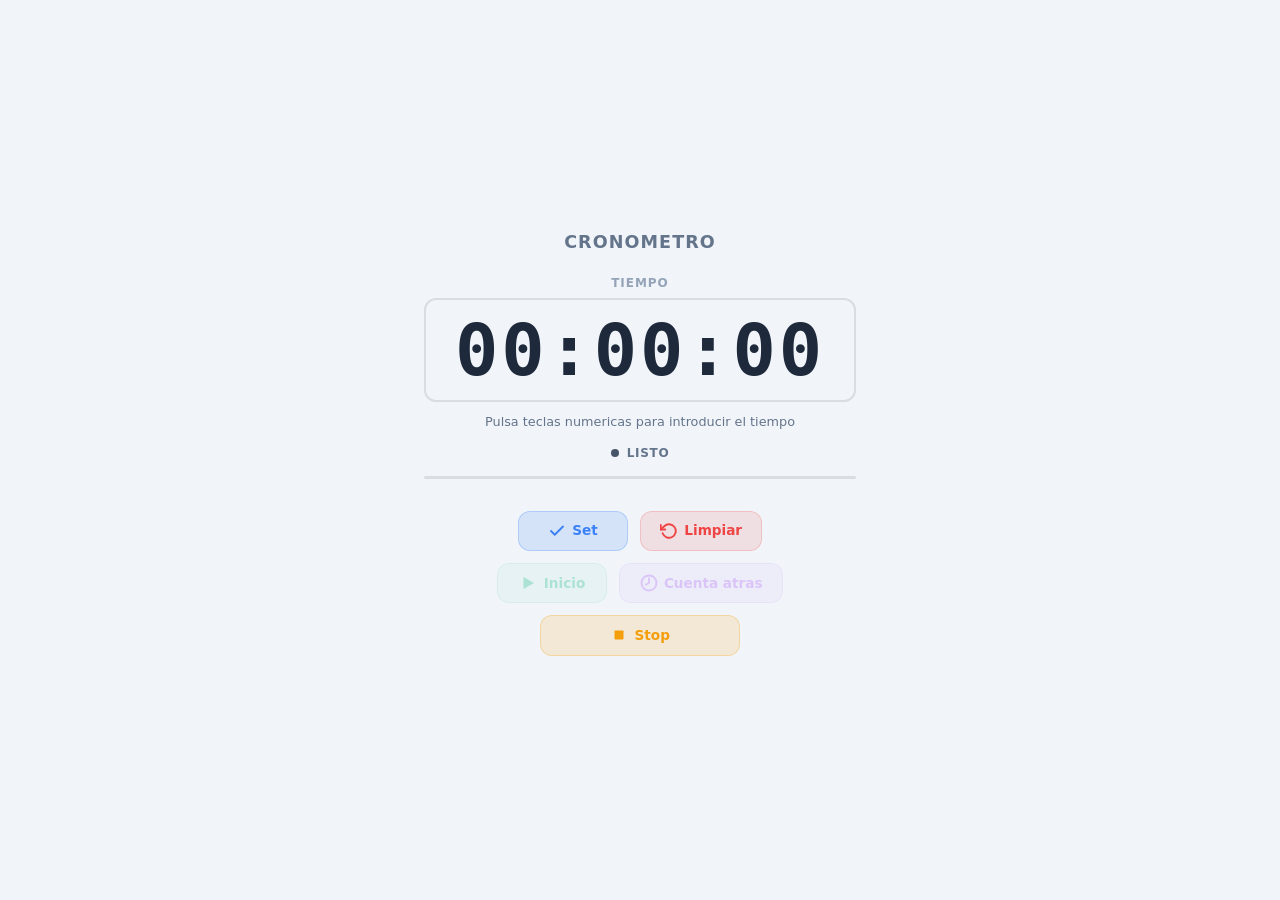
<file: stopwatch-LFR/6_Prompt_MEJORADO2_OpusPrompt/index.html>
<!DOCTYPE html>
<html lang="es">
<head>
  <meta charset="UTF-8">
  <meta name="viewport" content="width=device-width, initial-scale=1.0">
  <meta name="description" content="Cronometro web profesional con cuenta ascendente y cuenta atras">
  <title>Cronometro</title>
  <link rel="stylesheet" href="style.css">
</head>
<body>
  <main class="app">
    <section class="timer" aria-label="Temporizador">
      <h1 class="timer__title">Cronometro</h1>

      <label class="timer__label" for="timeDisplay">Tiempo</label>
      <input id="timeDisplay"
             class="display-input display-input--ready"
             type="text"
             value="00:00:00"
             readonly
             aria-describedby="hint">
      <p id="hint" class="timer__hint">Pulsa teclas numericas para introducir el tiempo</p>

      <div class="status" aria-live="polite">
        <span id="statusDot" class="status__dot status__dot--idle" aria-hidden="true"></span>
        <span id="statusLabel" class="status__text">Listo</span>
      </div>

      <div class="progress" aria-hidden="true">
        <div id="progressFill" class="progress__fill"></div>
      </div>
    </section>

    <section class="controls" aria-label="Controles del cronometro">
      <div class="controls__row">
        <button type="button" id="btnSet" class="btn btn--set">
          <svg width="18" height="18" viewBox="0 0 24 24" fill="none" stroke="currentColor" stroke-width="2.5" stroke-linecap="round" stroke-linejoin="round" aria-hidden="true"><polyline points="20 6 9 17 4 12"/></svg>
          Set
        </button>
        <button type="button" id="btnLimpiar" class="btn btn--clear">
          <svg width="18" height="18" viewBox="0 0 24 24" fill="none" stroke="currentColor" stroke-width="2.5" stroke-linecap="round" stroke-linejoin="round" aria-hidden="true"><polyline points="1 4 1 10 7 10"/><path d="M3.51 15a9 9 0 1 0 2.13-9.36L1 10"/></svg>
          Limpiar
        </button>
      </div>

      <div class="controls__row">
        <button type="button" id="btnInicio" class="btn btn--start" disabled>
          <svg width="18" height="18" viewBox="0 0 24 24" fill="currentColor" aria-hidden="true"><polygon points="6 4 20 12 6 20"/></svg>
          Inicio
        </button>
        <button type="button" id="btnCuentaAtras" class="btn btn--countdown" disabled>
          <svg width="18" height="18" viewBox="0 0 24 24" fill="none" stroke="currentColor" stroke-width="2.5" stroke-linecap="round" stroke-linejoin="round" aria-hidden="true"><circle cx="12" cy="12" r="10"/><polyline points="12 6 12 12 8 14"/></svg>
          Cuenta atras
        </button>
      </div>

      <div id="stopRow" class="controls__row" hidden>
        <button type="button" class="btn btn--stop">
          <svg width="18" height="18" viewBox="0 0 24 24" fill="currentColor" aria-hidden="true"><rect x="6" y="6" width="12" height="12" rx="1"/></svg>
          Stop
        </button>
      </div>
    </section>

    <div id="toastRegion" class="toast" role="status" aria-live="polite"></div>
  </main>

  <script src="script.js"></script>
</body>
</html>
</file>
<file: stopwatch-LFR/1_Prompt_INICIAL_ChatGPT_5/style.css>
:root {
  --bg: #f3f6fb;
  --panel: rgba(255, 255, 255, 0.88);
  --panel-border: rgba(15, 23, 42, 0.08);
  --text: #0f172a;
  --muted: #475569;
  --primary: #1d4ed8;
  --primary-strong: #1e40af;
  --danger: #dc2626;
  --secondary: #0f766e;
  --shadow-lg: 0 24px 60px rgba(15, 23, 42, 0.14);
  --shadow-md: 0 12px 30px rgba(15, 23, 42, 0.1);
  --radius-xl: 28px;
  --radius-lg: 18px;
}

* {
  box-sizing: border-box;
}

html {
  font-size: 16px;
}

body {
  margin: 0;
  min-height: 100vh;
  font-family: 'Inter', system-ui, -apple-system, BlinkMacSystemFont, 'Segoe UI', sans-serif;
  background:
    radial-gradient(circle at top left, rgba(29, 78, 216, 0.14), transparent 28%),
    radial-gradient(circle at bottom right, rgba(15, 118, 110, 0.12), transparent 24%),
    linear-gradient(180deg, #f8fbff 0%, var(--bg) 100%);
  color: var(--text);
}

.app-shell {
  min-height: 100vh;
  display: grid;
  place-items: center;
  padding: 2rem;
}

.timer-card {
  width: min(100%, 760px);
  background: var(--panel);
  backdrop-filter: blur(14px);
  border: 1px solid var(--panel-border);
  border-radius: var(--radius-xl);
  box-shadow: var(--shadow-lg);
  padding: 2rem;
}

.card-header {
  display: flex;
  justify-content: space-between;
  align-items: flex-start;
  gap: 1rem;
  margin-bottom: 2rem;
}

.eyebrow {
  margin: 0 0 0.4rem;
  font-size: 0.8rem;
  font-weight: 700;
  letter-spacing: 0.12em;
  text-transform: uppercase;
  color: var(--primary);
}

h1 {
  margin: 0;
  font-size: clamp(1.8rem, 3vw, 2.6rem);
  line-height: 1.1;
}

.subtitle {
  margin: 0.7rem 0 0;
  max-width: 44rem;
  color: var(--muted);
  line-height: 1.6;
}

.status-panel {
  display: inline-flex;
  align-items: center;
  gap: 0.65rem;
  background: rgba(255, 255, 255, 0.78);
  border: 1px solid rgba(148, 163, 184, 0.24);
  border-radius: 999px;
  padding: 0.7rem 1rem;
  color: var(--muted);
  font-size: 0.95rem;
  white-space: nowrap;
  box-shadow: var(--shadow-md);
}

.status-dot {
  width: 0.7rem;
  height: 0.7rem;
  border-radius: 50%;
  background: #22c55e;
  box-shadow: 0 0 0 0 rgba(34, 197, 94, 0.45);
}

.display-group {
  margin-bottom: 1.75rem;
}

.display-group label {
  display: inline-block;
  margin-bottom: 0.75rem;
  font-weight: 600;
  color: #1e293b;
}

.time-display {
  width: 100%;
  border: 1px solid rgba(148, 163, 184, 0.28);
  border-radius: var(--radius-lg);
  background: linear-gradient(180deg, #fbfdff 0%, #eef4ff 100%);
  box-shadow: inset 0 1px 0 rgba(255,255,255,0.9), var(--shadow-md);
  padding: 1rem 1.25rem;
  font-size: clamp(2.2rem, 8vw, 4.5rem);
  font-weight: 700;
  letter-spacing: 0.08em;
  text-align: center;
  color: #0b1730;
}

.help-text {
  margin: 0.8rem 0 0;
  color: var(--muted);
  font-size: 0.95rem;
}

.controls {
  display: grid;
  grid-template-columns: repeat(4, minmax(0, 1fr));
  gap: 1rem;
  margin-bottom: 2rem;
}

.action-button {
  position: relative;
  display: inline-flex;
  align-items: center;
  justify-content: center;
  gap: 0.8rem;
  min-height: 68px;
  border: none;
  border-radius: 20px;
  padding: 1rem 1.1rem;
  font: inherit;
  font-weight: 700;
  cursor: pointer;
  transition: transform 0.2s ease, box-shadow 0.2s ease, filter 0.2s ease;
  box-shadow: var(--shadow-md);
}

.action-button img {
  width: 24px;
  height: 24px;
}

.action-button:hover {
  transform: translateY(-2px);
  filter: brightness(1.02);
}

.action-button:active {
  transform: translateY(0);
}

.action-button:focus-visible {
  outline: 3px solid rgba(29, 78, 216, 0.2);
  outline-offset: 3px;
}

.primary {
  color: #fff;
  background: linear-gradient(135deg, var(--primary) 0%, var(--primary-strong) 100%);
}

.secondary {
  color: #fff;
  background: linear-gradient(135deg, #0f766e 0%, #115e59 100%);
}

.danger {
  color: #fff;
  background: linear-gradient(135deg, #ef4444 0%, var(--danger) 100%);
}

.ghost {
  color: #0f172a;
  background: linear-gradient(180deg, #ffffff 0%, #eef2f7 100%);
  border: 1px solid rgba(148, 163, 184, 0.25);
}

.notes {
  display: grid;
  grid-template-columns: repeat(2, minmax(0, 1fr));
  gap: 1rem;
}

.notes article {
  border: 1px solid rgba(148, 163, 184, 0.18);
  background: rgba(255, 255, 255, 0.62);
  border-radius: 20px;
  padding: 1.2rem;
}

.notes h2 {
  margin: 0 0 0.6rem;
  font-size: 1rem;
}

.notes p {
  margin: 0;
  color: var(--muted);
  line-height: 1.6;
}

.toast {
  position: fixed;
  left: 50%;
  bottom: 2rem;
  transform: translateX(-50%) translateY(16px);
  min-width: min(90vw, 360px);
  max-width: 90vw;
  padding: 0.95rem 1.2rem;
  border-radius: 16px;
  background: rgba(15, 23, 42, 0.94);
  color: #fff;
  text-align: center;
  box-shadow: var(--shadow-lg);
  opacity: 0;
  pointer-events: none;
  transition: opacity 0.25s ease, transform 0.25s ease;
}

.toast.visible {
  opacity: 1;
  transform: translateX(-50%) translateY(0);
}

@media (max-width: 820px) {
  .card-header {
    flex-direction: column;
  }

  .controls {
    grid-template-columns: repeat(2, minmax(0, 1fr));
  }
}

@media (max-width: 560px) {
  .app-shell {
    padding: 1rem;
  }

  .timer-card {
    padding: 1.25rem;
  }

  .controls,
  .notes {
    grid-template-columns: 1fr;
  }

  .action-button {
    min-height: 60px;
  }
}
</file>
<file: stopwatch-LFR/2_Prompt_INICIAL_Claude_Sonet_4.6/style.css>
/* ============================================
   CRONÓMETRO PROFESIONAL — style.css
   Aesthetic: Industrial-Precision / Dark Luxury
   ============================================ */

@import url('https://fonts.googleapis.com/css2?family=Rajdhani:wght@300;400;500;600;700&family=Share+Tech+Mono&display=swap');

/* ─── Variables ─────────────────────────────── */
:root {
  --bg-base:        #0b0c0f;
  --bg-card:        #111318;
  --bg-elevated:    #181b22;
  --border:         #252830;
  --border-light:   #2f3340;

  --accent:         #c9a84c;
  --accent-dim:     #8a6e2f;
  --accent-glow:    rgba(201, 168, 76, 0.18);

  --text-primary:   #e8eaf0;
  --text-secondary: #7a8090;
  --text-muted:     #3e424f;

  --red:            #d94f4f;
  --red-dim:        rgba(217, 79, 79, 0.15);
  --green:          #3ecf7a;
  --green-dim:      rgba(62, 207, 122, 0.12);
  --blue:           #4f9bd9;

  --font-display: 'Share Tech Mono', monospace;
  --font-ui:      'Rajdhani', sans-serif;

  --radius:   10px;
  --radius-lg: 18px;
  --shadow:   0 4px 32px rgba(0, 0, 0, 0.6);
  --shadow-sm: 0 2px 12px rgba(0, 0, 0, 0.4);
  --transition: 0.18s cubic-bezier(0.4, 0, 0.2, 1);
}

/* ─── Reset & Base ──────────────────────────── */
*, *::before, *::after { box-sizing: border-box; margin: 0; padding: 0; }

html { font-size: 16px; }

body {
  background: var(--bg-base);
  color: var(--text-primary);
  font-family: var(--font-ui);
  min-height: 100vh;
  display: flex;
  align-items: center;
  justify-content: center;
  overflow: hidden;
  position: relative;
}

/* ─── Background texture ────────────────────── */
body::before {
  content: '';
  position: fixed;
  inset: 0;
  background:
    radial-gradient(ellipse 80% 60% at 50% -10%, rgba(201, 168, 76, 0.06) 0%, transparent 70%),
    radial-gradient(ellipse 60% 40% at 80% 90%, rgba(79, 155, 217, 0.04) 0%, transparent 60%);
  pointer-events: none;
  z-index: 0;
}

body::after {
  content: '';
  position: fixed;
  inset: 0;
  background-image:
    linear-gradient(rgba(255,255,255,0.012) 1px, transparent 1px),
    linear-gradient(90deg, rgba(255,255,255,0.012) 1px, transparent 1px);
  background-size: 40px 40px;
  pointer-events: none;
  z-index: 0;
}

/* ─── App Container ─────────────────────────── */
.app-wrapper {
  position: relative;
  z-index: 1;
  width: 100%;
  max-width: 480px;
  padding: 24px 20px;
}

/* ─── Header ────────────────────────────────── */
.app-header {
  text-align: center;
  margin-bottom: 32px;
}

.app-title {
  font-family: var(--font-ui);
  font-size: 11px;
  font-weight: 600;
  letter-spacing: 0.35em;
  text-transform: uppercase;
  color: var(--accent);
  margin-bottom: 4px;
}

.app-subtitle {
  font-size: 10px;
  letter-spacing: 0.2em;
  color: var(--text-muted);
  text-transform: uppercase;
}

/* ─── Main Card ─────────────────────────────── */
.card {
  background: var(--bg-card);
  border: 1px solid var(--border);
  border-radius: var(--radius-lg);
  padding: 36px 32px 32px;
  box-shadow: var(--shadow);
  position: relative;
  overflow: hidden;
}

.card::before {
  content: '';
  position: absolute;
  top: 0; left: 50%; transform: translateX(-50%);
  width: 60%;
  height: 1px;
  background: linear-gradient(90deg, transparent, var(--accent-dim), transparent);
}

/* ─── Time Display ──────────────────────────── */
.time-display-wrapper {
  margin-bottom: 28px;
  position: relative;
}

.time-label {
  font-size: 10px;
  font-weight: 600;
  letter-spacing: 0.25em;
  text-transform: uppercase;
  color: var(--text-secondary);
  display: block;
  margin-bottom: 10px;
}

.time-display {
  display: block;
  width: 100%;
  background: var(--bg-base);
  border: 1px solid var(--border);
  border-radius: var(--radius);
  padding: 20px 24px;
  font-family: var(--font-display);
  font-size: 52px;
  letter-spacing: 0.05em;
  color: var(--text-primary);
  text-align: center;
  cursor: default;
  outline: none;
  transition: border-color var(--transition), box-shadow var(--transition), color var(--transition);
  -webkit-user-select: none;
  user-select: none;
}

.time-display.editable {
  border-color: var(--accent-dim);
  box-shadow: 0 0 0 3px var(--accent-glow), inset 0 2px 8px rgba(0,0,0,0.3);
  color: var(--accent);
}

.time-display.running-up {
  color: var(--green);
  border-color: rgba(62, 207, 122, 0.3);
  box-shadow: 0 0 0 2px var(--green-dim);
  text-shadow: 0 0 24px rgba(62, 207, 122, 0.25);
}

.time-display.running-down {
  color: var(--red);
  border-color: rgba(217, 79, 79, 0.3);
  box-shadow: 0 0 0 2px var(--red-dim);
  text-shadow: 0 0 24px rgba(217, 79, 79, 0.25);
}

.time-display.finished {
  animation: pulse-finish 0.8s ease-in-out 3;
}

@keyframes pulse-finish {
  0%, 100% { opacity: 1; }
  50%       { opacity: 0.4; }
}

/* Mode indicator dot */
.mode-indicator {
  display: flex;
  align-items: center;
  gap: 6px;
  margin-top: 8px;
  height: 16px;
}

.mode-dot {
  width: 6px; height: 6px;
  border-radius: 50%;
  background: var(--text-muted);
  transition: background var(--transition), box-shadow var(--transition);
}

.mode-dot.active-up   { background: var(--green);  box-shadow: 0 0 8px var(--green); }
.mode-dot.active-down { background: var(--red);    box-shadow: 0 0 8px var(--red); }
.mode-dot.active-edit { background: var(--accent); box-shadow: 0 0 8px var(--accent); }

.mode-text {
  font-size: 10px;
  letter-spacing: 0.15em;
  text-transform: uppercase;
  color: var(--text-muted);
  transition: color var(--transition);
}

.mode-text.active { color: var(--text-secondary); }

/* ─── Separator ─────────────────────────────── */
.divider {
  height: 1px;
  background: linear-gradient(90deg, transparent, var(--border-light), transparent);
  margin: 24px 0;
}

/* ─── Button Grid ───────────────────────────── */
.btn-grid {
  display: grid;
  gap: 12px;
}

.btn-row {
  display: grid;
  grid-template-columns: 1fr 1fr;
  gap: 12px;
}

.btn-row.single { grid-template-columns: 1fr; }

/* ─── Buttons ───────────────────────────────── */
.btn {
  display: flex;
  align-items: center;
  justify-content: center;
  gap: 10px;
  padding: 14px 20px;
  border: 1px solid transparent;
  border-radius: var(--radius);
  font-family: var(--font-ui);
  font-size: 13px;
  font-weight: 600;
  letter-spacing: 0.12em;
  text-transform: uppercase;
  cursor: pointer;
  transition: all var(--transition);
  position: relative;
  overflow: hidden;
}

.btn::after {
  content: '';
  position: absolute;
  inset: 0;
  background: rgba(255,255,255,0);
  transition: background var(--transition);
}

.btn:hover::after { background: rgba(255,255,255,0.04); }
.btn:active::after { background: rgba(255,255,255,0.08); }

.btn:active { transform: scale(0.97); }

.btn-icon {
  width: 20px;
  height: 20px;
  flex-shrink: 0;
  display: flex;
  align-items: center;
  justify-content: center;
}

.btn-icon img, .btn-icon svg {
  width: 100%;
  height: 100%;
  object-fit: contain;
}

/* Variant: Primary (gold) */
.btn-primary {
  background: linear-gradient(135deg, #c9a84c 0%, #a8873a 100%);
  border-color: #c9a84c;
  color: #0b0c0f;
  box-shadow: 0 2px 12px rgba(201, 168, 76, 0.25);
}

.btn-primary:hover {
  box-shadow: 0 4px 20px rgba(201, 168, 76, 0.4);
  border-color: #e0be6a;
}

/* Variant: Danger (countdown) */
.btn-danger {
  background: linear-gradient(135deg, #8b2020 0%, #6b1919 100%);
  border-color: #a83030;
  color: #f0d0d0;
  box-shadow: 0 2px 12px rgba(217, 79, 79, 0.2);
}

.btn-danger:hover {
  background: linear-gradient(135deg, #a83030 0%, #8b2020 100%);
  box-shadow: 0 4px 20px rgba(217, 79, 79, 0.35);
}

/* Variant: Secondary (set) */
.btn-secondary {
  background: var(--bg-elevated);
  border-color: var(--border-light);
  color: var(--text-primary);
}

.btn-secondary:hover {
  border-color: var(--accent-dim);
  color: var(--accent);
}

/* Variant: Ghost (clear) */
.btn-ghost {
  background: transparent;
  border-color: var(--border);
  color: var(--text-secondary);
}

.btn-ghost:hover {
  border-color: var(--border-light);
  color: var(--text-primary);
}

/* ─── Stop Button (shown during run) ────────── */
.btn-stop {
  background: var(--bg-elevated);
  border-color: var(--border-light);
  color: var(--text-secondary);
}

.btn-stop:hover {
  border-color: #a83030;
  color: var(--red);
}

/* ─── Keyboard hint ─────────────────────────── */
.keyboard-hint {
  margin-top: 20px;
  display: flex;
  align-items: center;
  justify-content: center;
  gap: 6px;
  flex-wrap: wrap;
}

.kbd {
  display: inline-flex;
  align-items: center;
  justify-content: center;
  padding: 2px 7px;
  background: var(--bg-elevated);
  border: 1px solid var(--border-light);
  border-bottom-width: 2px;
  border-radius: 4px;
  font-family: var(--font-display);
  font-size: 10px;
  color: var(--text-secondary);
}

.hint-text {
  font-size: 10px;
  color: var(--text-muted);
  letter-spacing: 0.05em;
}

/* ─── Toast notification ────────────────────── */
.toast-container {
  position: fixed;
  top: 24px;
  left: 50%;
  transform: translateX(-50%);
  z-index: 100;
  pointer-events: none;
}

.toast {
  background: var(--bg-elevated);
  border: 1px solid var(--border-light);
  border-radius: var(--radius);
  padding: 14px 24px;
  font-family: var(--font-ui);
  font-size: 13px;
  font-weight: 600;
  letter-spacing: 0.1em;
  text-transform: uppercase;
  color: var(--text-primary);
  box-shadow: var(--shadow);
  white-space: nowrap;
  animation: toast-in 0.3s cubic-bezier(0.34, 1.56, 0.64, 1) forwards,
             toast-out 0.3s ease-in var(--toast-duration, 2.7s) forwards;
  display: flex;
  align-items: center;
  gap: 10px;
}

.toast-icon { font-size: 16px; }

.toast.toast-success { border-color: rgba(62, 207, 122, 0.4); color: var(--green); }
.toast.toast-warning { border-color: rgba(217, 79, 79, 0.4); color: var(--red); }
.toast.toast-info    { border-color: rgba(201, 168, 76, 0.4); color: var(--accent); }

@keyframes toast-in {
  from { opacity: 0; transform: translateY(-12px) scale(0.95); }
  to   { opacity: 1; transform: translateY(0) scale(1); }
}
@keyframes toast-out {
  from { opacity: 1; transform: translateY(0) scale(1); }
  to   { opacity: 0; transform: translateY(-8px) scale(0.97); }
}

/* ─── Responsive ────────────────────────────── */
@media (max-width: 500px) {
  .card { padding: 28px 20px 24px; }
  .time-display { font-size: 40px; padding: 16px 18px; }
  .btn { font-size: 12px; padding: 12px 16px; }
}
</file>
<file: stopwatch-LFR/3_Prompt_INICIAL_Claude_Opus_4.6/style.css>
*,
*::before,
*::after {
  box-sizing: border-box;
  margin: 0;
  padding: 0;
}

body {
  font-family: "Segoe UI", system-ui, -apple-system, sans-serif;
  background: #0f172a;
  color: #e2e8f0;
  min-height: 100vh;
  display: flex;
  align-items: center;
  justify-content: center;
}

.container {
  width: 100%;
  max-width: 460px;
  padding: 2.5rem 2rem;
  text-align: center;
}

.title {
  font-size: 1.25rem;
  font-weight: 600;
  letter-spacing: 0.04em;
  color: #94a3b8;
  margin-bottom: 2rem;
  text-transform: uppercase;
}

/* ---- Timer display ---- */

.timer-display {
  margin-bottom: 0.75rem;
}

.timer-display input {
  width: 100%;
  text-align: center;
  font-family: "Consolas", "SF Mono", "Fira Code", monospace;
  font-size: 4rem;
  font-weight: 700;
  letter-spacing: 0.06em;
  color: #f1f5f9;
  background: transparent;
  border: none;
  outline: none;
  cursor: default;
  caret-color: transparent;
}

.hint {
  font-size: 0.8rem;
  color: #64748b;
  margin-bottom: 2rem;
  min-height: 1.2em;
}

/* ---- Notification ---- */

.mensaje {
  margin-bottom: 1.5rem;
  padding: 0.75rem 1.25rem;
  border-radius: 0.75rem;
  font-size: 0.9rem;
  font-weight: 600;
  color: #022c22;
  background: #34d399;
  transition: opacity 0.4s ease, transform 0.4s ease;
}

.mensaje.hidden {
  opacity: 0;
  transform: translateY(-8px);
  pointer-events: none;
}

.mensaje.visible {
  opacity: 1;
  transform: translateY(0);
}

/* ---- Buttons ---- */

.controls {
  display: flex;
  gap: 0.75rem;
  justify-content: center;
  margin-bottom: 0.75rem;
}

.btn {
  display: inline-flex;
  align-items: center;
  justify-content: center;
  gap: 0.45rem;
  padding: 0.65rem 1.25rem;
  border: 1px solid rgba(255, 255, 255, 0.1);
  border-radius: 0.75rem;
  font-size: 0.85rem;
  font-weight: 600;
  cursor: pointer;
  transition: background 0.2s ease, border-color 0.2s ease, opacity 0.2s ease;
  min-width: 120px;
}

.btn svg {
  width: 18px;
  height: 18px;
  flex-shrink: 0;
}

.btn:disabled {
  opacity: 0.35;
  cursor: not-allowed;
}

/* Set */
.btn-set {
  background: rgba(59, 130, 246, 0.15);
  color: #93c5fd;
  border-color: rgba(59, 130, 246, 0.25);
}
.btn-set:not(:disabled):hover {
  background: rgba(59, 130, 246, 0.3);
  border-color: rgba(59, 130, 246, 0.5);
}

/* Limpiar */
.btn-limpiar {
  background: rgba(239, 68, 68, 0.12);
  color: #fca5a5;
  border-color: rgba(239, 68, 68, 0.2);
}
.btn-limpiar:not(:disabled):hover {
  background: rgba(239, 68, 68, 0.25);
  border-color: rgba(239, 68, 68, 0.45);
}

/* Inicio */
.btn-inicio {
  background: rgba(16, 185, 129, 0.15);
  color: #6ee7b7;
  border-color: rgba(16, 185, 129, 0.25);
}
.btn-inicio:not(:disabled):hover {
  background: rgba(16, 185, 129, 0.3);
  border-color: rgba(16, 185, 129, 0.5);
}

/* Cuenta atrás */
.btn-cuenta {
  background: rgba(168, 85, 247, 0.15);
  color: #d8b4fe;
  border-color: rgba(168, 85, 247, 0.25);
}
.btn-cuenta:not(:disabled):hover {
  background: rgba(168, 85, 247, 0.3);
  border-color: rgba(168, 85, 247, 0.5);
}

/* ---- Responsive ---- */

@media (max-width: 480px) {
  .container {
    padding: 2rem 1rem;
  }

  .timer-display input {
    font-size: 2.8rem;
  }

  .controls {
    flex-direction: column;
  }

  .btn {
    width: 100%;
    min-width: unset;
  }
}
</file>
<file: stopwatch-LFR/4_Prompt_MEJORADO1_Claude_Sonet_4.6_con_Errores/style.css>
/* ================================================================
   CRONÓMETRO PROFESIONAL — style.css
   Tema: Precision Obsidian
   Fuentes: system font stack (sin dependencias externas)
   ================================================================ */

/* ─── Custom properties ────────────────────────────────────────── */
:root {
  /* Fondos */
  --bg-page:     #0d0f12;
  --bg-card:     #13161b;
  --bg-elevated: #1a1e26;
  --bg-inset:    #0a0c0f;

  /* Bordes */
  --border:       rgba(255, 255, 255, 0.07);
  --border-focus: rgba(255, 255, 255, 0.18);

  /* Texto */
  --text-primary:   #eaedf2;
  --text-secondary: #6b7280;
  --text-muted:     #363a42;

  /* Acento principal: azul frío */
  --accent:       #4f9cf0;
  --accent-dim:   rgba(79, 156, 240, 0.15);
  --accent-glow:  rgba(79, 156, 240, 0.25);

  /* Semánticos */
  --color-up:      #34d399;
  --color-up-dim:  rgba(52, 211, 153, 0.12);
  --color-down:    #f87171;
  --color-down-dim:rgba(248, 113, 113, 0.12);
  --color-set:     #fbbf24;
  --color-done:    #a78bfa;

  /* Botones */
  --btn-set:      #1e3a5f;
  --btn-set-text: #93c5fd;
  --btn-clear:    #2a1515;
  --btn-clear-text: #fca5a5;
  --btn-start:    #0f2e1f;
  --btn-start-text: #6ee7b7;
  --btn-countdown:#231537;
  --btn-countdown-text:#d8b4fe;
  --btn-stop:     #1e1e1e;
  --btn-stop-text: #9ca3af;

  /* Layout */
  --radius-sm: 8px;
  --radius-md: 14px;
  --radius-lg: 22px;
  --shadow-card: 0 8px 40px rgba(0, 0, 0, 0.55);
  --shadow-btn:  0 2px 10px rgba(0, 0, 0, 0.4);

  /* Transición */
  --ease: cubic-bezier(0.4, 0, 0.2, 1);
  --dur:  0.18s;

  /* Fuente */
  --font-ui:      "SF Pro Display", "Segoe UI", system-ui, -apple-system, sans-serif;
  --font-mono:    "SF Mono", "Consolas", "Fira Code", "Cascadia Code", monospace;
}

/* Modo claro */
@media (prefers-color-scheme: light) {
  :root {
    --bg-page:     #f0f2f5;
    --bg-card:     #ffffff;
    --bg-elevated: #f8f9fb;
    --bg-inset:    #e8eaed;
    --border:       rgba(0, 0, 0, 0.08);
    --border-focus: rgba(0, 0, 0, 0.2);
    --text-primary:   #0d1117;
    --text-secondary: #57606a;
    --text-muted:     #b0b7c3;
    --accent:       #2563eb;
    --accent-dim:   rgba(37, 99, 235, 0.1);
    --accent-glow:  rgba(37, 99, 235, 0.2);
    --shadow-card: 0 4px 24px rgba(0, 0, 0, 0.1);
    --btn-set:      #dbeafe;
    --btn-set-text: #1d4ed8;
    --btn-clear:    #fee2e2;
    --btn-clear-text: #dc2626;
    --btn-start:    #d1fae5;
    --btn-start-text: #065f46;
    --btn-countdown:#ede9fe;
    --btn-countdown-text:#6d28d9;
    --btn-stop:     #f3f4f6;
    --btn-stop-text: #374151;
  }
}

/* ─── Reset ─────────────────────────────────────────────────────── */
*, *::before, *::after {
  box-sizing: border-box;
  margin: 0;
  padding: 0;
}

html { font-size: 16px; }

body {
  background-color: var(--bg-page);
  color: var(--text-primary);
  font-family: var(--font-ui);
  min-height: 100vh;
  display: flex;
  align-items: center;
  justify-content: center;
  padding: 1.5rem;
}

/* ─── App container ─────────────────────────────────────────────── */
.app {
  width: 100%;
  max-width: 440px;
}

/* ─── Header ────────────────────────────────────────────────────── */
.app__header {
  display: flex;
  align-items: center;
  justify-content: space-between;
  margin-bottom: 1.75rem;
}

.app__brand {
  display: flex;
  align-items: center;
  gap: 0.6rem;
}

.app__logo {
  width: 28px;
  height: 28px;
  color: var(--accent);
  flex-shrink: 0;
}

.app__title {
  font-size: 1rem;
  font-weight: 600;
  letter-spacing: 0.06em;
  text-transform: uppercase;
  color: var(--text-secondary);
}

/* Status indicator */
.app__status {
  display: inline-flex;
  align-items: center;
  gap: 0.5rem;
  background: var(--bg-card);
  border: 1px solid var(--border);
  border-radius: 999px;
  padding: 0.4rem 0.85rem;
  font-size: 0.78rem;
  font-weight: 500;
  color: var(--text-secondary);
  letter-spacing: 0.04em;
}

.status-dot {
  width: 7px;
  height: 7px;
  border-radius: 50%;
  background: var(--text-muted);
  transition: background var(--dur) var(--ease);
  flex-shrink: 0;
}

.status-dot.dot--set  { background: var(--color-set); }
.status-dot.dot--up   { background: var(--color-up);
  animation: pulse-dot 1.4s ease-in-out infinite; }
.status-dot.dot--down { background: var(--color-down);
  animation: pulse-dot 1.4s ease-in-out infinite; }
.status-dot.dot--done { background: var(--color-done); }

@keyframes pulse-dot {
  0%, 100% { opacity: 1; transform: scale(1); }
  50%       { opacity: 0.5; transform: scale(0.75); }
}

/* ─── Timer section ─────────────────────────────────────────────── */
.timer-section {
  background: var(--bg-card);
  border: 1px solid var(--border);
  border-radius: var(--radius-lg);
  padding: 2rem 1.75rem 1.5rem;
  box-shadow: var(--shadow-card);
  margin-bottom: 1.25rem;
}

.display-wrap {
  position: relative;
  margin-bottom: 0.9rem;
}

.display-label {
  display: block;
  font-size: 0.72rem;
  font-weight: 600;
  letter-spacing: 0.14em;
  text-transform: uppercase;
  color: var(--text-secondary);
  margin-bottom: 0.65rem;
}

.display-input {
  display: block;
  width: 100%;
  background: var(--bg-inset);
  border: 1px solid var(--border);
  border-radius: var(--radius-md);
  padding: 1.1rem 1.25rem;
  font-family: var(--font-mono);
  font-size: clamp(2.4rem, 10vw, 3.8rem);
  font-weight: 700;
  letter-spacing: 0.06em;
  text-align: center;
  color: var(--text-primary);
  cursor: default;
  outline: none;
  user-select: none;
  -webkit-user-select: none;
  transition:
    color var(--dur) var(--ease),
    border-color var(--dur) var(--ease),
    box-shadow var(--dur) var(--ease);
}

.display-input--ready {
  border-color: var(--accent-dim);
}

.display-input--up {
  color: var(--color-up);
  border-color: rgba(52, 211, 153, 0.25);
  box-shadow: 0 0 0 3px var(--color-up-dim);
}

.display-input--down {
  color: var(--color-down);
  border-color: rgba(248, 113, 113, 0.25);
  box-shadow: 0 0 0 3px var(--color-down-dim);
}

.display-input--finished {
  color: var(--color-done);
  border-color: rgba(167, 139, 250, 0.3);
}

/* Barra de progreso */
.display-track {
  height: 3px;
  background: var(--border);
  border-radius: 999px;
  overflow: hidden;
  margin-top: 0.6rem;
}

.display-track__fill {
  display: block;
  height: 100%;
  width: 0%;
  border-radius: 999px;
  background: var(--accent);
  transition: width 0.22s var(--ease);
}

.display-input--up   ~ .display-track .display-track__fill,
.display-input--up + .display-track .display-track__fill  { background: var(--color-up); }
.display-input--down ~ .display-track .display-track__fill { background: var(--color-down); }

/* Hint */
.hint {
  font-size: 0.8rem;
  color: var(--text-secondary);
  line-height: 1.5;
  min-height: 1.3em;
  transition: color var(--dur) var(--ease);
}

/* ─── Controles ─────────────────────────────────────────────────── */
.controls {
  display: flex;
  flex-direction: column;
  gap: 0.75rem;
}

.controls__row {
  display: grid;
  grid-template-columns: 1fr 1fr;
  gap: 0.75rem;
}

.controls__row--single {
  grid-template-columns: 1fr;
}

/* ─── Botones ───────────────────────────────────────────────────── */
.btn {
  display: inline-flex;
  align-items: center;
  justify-content: center;
  gap: 0.55rem;
  padding: 0.8rem 1rem;
  border: 1px solid transparent;
  border-radius: var(--radius-md);
  font-family: var(--font-ui);
  font-size: 0.88rem;
  font-weight: 600;
  letter-spacing: 0.04em;
  cursor: pointer;
  transition:
    background var(--dur) var(--ease),
    border-color var(--dur) var(--ease),
    box-shadow var(--dur) var(--ease),
    transform 0.1s var(--ease),
    opacity var(--dur) var(--ease);
  box-shadow: var(--shadow-btn);
  -webkit-tap-highlight-color: transparent;
}

.btn:focus-visible {
  outline: 2px solid var(--accent);
  outline-offset: 3px;
}

.btn:active:not(:disabled) {
  transform: scale(0.97);
}

.btn:disabled {
  opacity: 0.32;
  cursor: not-allowed;
  box-shadow: none;
}

.btn__icon {
  width: 18px;
  height: 18px;
  display: flex;
  align-items: center;
  justify-content: center;
  flex-shrink: 0;
}

.btn__icon svg {
  width: 100%;
  height: 100%;
}

/* Variantes */
.btn--set {
  background: var(--btn-set);
  color: var(--btn-set-text);
  border-color: rgba(79, 156, 240, 0.15);
}
.btn--set:not(:disabled):hover {
  background: color-mix(in srgb, var(--btn-set) 80%, var(--accent) 20%);
  border-color: rgba(79, 156, 240, 0.3);
}

.btn--clear {
  background: var(--btn-clear);
  color: var(--btn-clear-text);
  border-color: rgba(248, 113, 113, 0.12);
}
.btn--clear:not(:disabled):hover {
  border-color: rgba(248, 113, 113, 0.3);
}

.btn--start {
  background: var(--btn-start);
  color: var(--btn-start-text);
  border-color: rgba(52, 211, 153, 0.12);
}
.btn--start:not(:disabled):hover {
  border-color: rgba(52, 211, 153, 0.3);
}

.btn--countdown {
  background: var(--btn-countdown);
  color: var(--btn-countdown-text);
  border-color: rgba(167, 139, 250, 0.12);
}
.btn--countdown:not(:disabled):hover {
  border-color: rgba(167, 139, 250, 0.3);
}

.btn--stop {
  background: var(--btn-stop);
  color: var(--btn-stop-text);
  border-color: var(--border);
}
.btn--stop:not(:disabled):hover {
  border-color: rgba(248, 113, 113, 0.4);
  color: var(--color-down);
}

/* ─── Toast ─────────────────────────────────────────────────────── */
.toast-region {
  position: fixed;
  top: 1.5rem;
  left: 50%;
  transform: translateX(-50%);
  z-index: 200;
  pointer-events: none;
  display: flex;
  flex-direction: column;
  align-items: center;
  gap: 0.5rem;
}

.toast {
  display: inline-flex;
  align-items: center;
  gap: 0.6rem;
  background: var(--bg-elevated);
  border: 1px solid var(--border-focus);
  border-radius: var(--radius-sm);
  padding: 0.75rem 1.1rem;
  font-size: 0.85rem;
  font-weight: 600;
  color: var(--text-primary);
  box-shadow: 0 8px 24px rgba(0, 0, 0, 0.4);
  white-space: nowrap;
  opacity: 0;
  transform: translateY(-10px) scale(0.96);
  transition:
    opacity 0.25s var(--ease),
    transform 0.25s var(--ease);
}

.toast--visible {
  opacity: 1;
  transform: translateY(0) scale(1);
}

.toast--out {
  opacity: 0;
  transform: translateY(-6px) scale(0.97);
}

.toast--success { border-color: rgba(52, 211, 153, 0.4); color: var(--color-up); }
.toast--warning { border-color: rgba(248, 113, 113, 0.4); color: var(--color-down); }
.toast--error   { border-color: rgba(248, 113, 113, 0.5); color: var(--color-down); }
.toast--info    { border-color: rgba(79, 156, 240, 0.3);  color: var(--accent); }

.toast__icon {
  font-size: 0.9rem;
  line-height: 1;
}

/* ─── Animación finalizado ──────────────────────────────────────── */
@media (prefers-reduced-motion: no-preference) {
  .display-input--finished {
    animation: blink-finish 0.7s ease-in-out 4;
  }

  @keyframes blink-finish {
    0%, 100% { opacity: 1; }
    50%       { opacity: 0.35; }
  }
}

/* ─── Responsive ────────────────────────────────────────────────── */
@media (max-width: 480px) {
  body { padding: 1rem; align-items: flex-start; padding-top: 2rem; }

  .timer-section { padding: 1.5rem 1.25rem 1.25rem; }

  .controls__row { grid-template-columns: 1fr; }

  .btn { padding: 0.9rem 1rem; font-size: 0.9rem; }

  .toast { font-size: 0.8rem; }
}

@media (max-width: 360px) {
  .display-input { font-size: 2.2rem; padding: 0.9rem 1rem; }
}
</file>
<file: stopwatch-LFR/4_Prompt_MEJORADO1_Claude_Sonet_4.6_corregido/style.css>
/* ================================================================
   CRONÓMETRO PROFESIONAL — style.css
   Tema: Precision Obsidian
   Fuentes: system font stack (sin dependencias externas)
   ================================================================ */

/* ─── Custom properties ────────────────────────────────────────── */
:root {
  /* Fondos */
  --bg-page:     #0d0f12;
  --bg-card:     #13161b;
  --bg-elevated: #1a1e26;
  --bg-inset:    #0a0c0f;

  /* Bordes */
  --border:       rgba(255, 255, 255, 0.07);
  --border-focus: rgba(255, 255, 255, 0.18);

  /* Texto */
  --text-primary:   #eaedf2;
  --text-secondary: #6b7280;
  --text-muted:     #363a42;

  /* Acento principal: azul frío */
  --accent:       #4f9cf0;
  --accent-dim:   rgba(79, 156, 240, 0.15);
  --accent-glow:  rgba(79, 156, 240, 0.25);

  /* Semánticos */
  --color-up:      #34d399;
  --color-up-dim:  rgba(52, 211, 153, 0.12);
  --color-down:    #f87171;
  --color-down-dim:rgba(248, 113, 113, 0.12);
  --color-set:     #fbbf24;
  --color-done:    #a78bfa;

  /* Botones */
  --btn-set:      #1e3a5f;
  --btn-set-text: #93c5fd;
  --btn-clear:    #2a1515;
  --btn-clear-text: #fca5a5;
  --btn-start:    #0f2e1f;
  --btn-start-text: #6ee7b7;
  --btn-countdown:#231537;
  --btn-countdown-text:#d8b4fe;
  --btn-stop:     #1e1e1e;
  --btn-stop-text: #9ca3af;

  /* Layout */
  --radius-sm: 8px;
  --radius-md: 14px;
  --radius-lg: 22px;
  --shadow-card: 0 8px 40px rgba(0, 0, 0, 0.55);
  --shadow-btn:  0 2px 10px rgba(0, 0, 0, 0.4);

  /* Transición */
  --ease: cubic-bezier(0.4, 0, 0.2, 1);
  --dur:  0.18s;

  /* Fuente */
  --font-ui:      "SF Pro Display", "Segoe UI", system-ui, -apple-system, sans-serif;
  --font-mono:    "SF Mono", "Consolas", "Fira Code", "Cascadia Code", monospace;
}

/* Modo claro */
@media (prefers-color-scheme: light) {
  :root {
    --bg-page:     #f0f2f5;
    --bg-card:     #ffffff;
    --bg-elevated: #f8f9fb;
    --bg-inset:    #e8eaed;
    --border:       rgba(0, 0, 0, 0.08);
    --border-focus: rgba(0, 0, 0, 0.2);
    --text-primary:   #0d1117;
    --text-secondary: #57606a;
    --text-muted:     #b0b7c3;
    --accent:       #2563eb;
    --accent-dim:   rgba(37, 99, 235, 0.1);
    --accent-glow:  rgba(37, 99, 235, 0.2);
    --shadow-card: 0 4px 24px rgba(0, 0, 0, 0.1);
    --btn-set:      #dbeafe;
    --btn-set-text: #1d4ed8;
    --btn-clear:    #fee2e2;
    --btn-clear-text: #dc2626;
    --btn-start:    #d1fae5;
    --btn-start-text: #065f46;
    --btn-countdown:#ede9fe;
    --btn-countdown-text:#6d28d9;
    --btn-stop:     #f3f4f6;
    --btn-stop-text: #374151;
  }
}

/* ─── Reset ─────────────────────────────────────────────────────── */
*, *::before, *::after {
  box-sizing: border-box;
  margin: 0;
  padding: 0;
}

html { font-size: 16px; }

body {
  background-color: var(--bg-page);
  color: var(--text-primary);
  font-family: var(--font-ui);
  min-height: 100vh;
  display: flex;
  align-items: center;
  justify-content: center;
  padding: 1.5rem;
}

/* ─── App container ─────────────────────────────────────────────── */
.app {
  width: 100%;
  max-width: 440px;
}

/* ─── Header ────────────────────────────────────────────────────── */
.app__header {
  display: flex;
  align-items: center;
  justify-content: space-between;
  margin-bottom: 1.75rem;
}

.app__brand {
  display: flex;
  align-items: center;
  gap: 0.6rem;
}

.app__logo {
  width: 28px;
  height: 28px;
  color: var(--accent);
  flex-shrink: 0;
}

.app__title {
  font-size: 1rem;
  font-weight: 600;
  letter-spacing: 0.06em;
  text-transform: uppercase;
  color: var(--text-secondary);
}

/* Status indicator */
.app__status {
  display: inline-flex;
  align-items: center;
  gap: 0.5rem;
  background: var(--bg-card);
  border: 1px solid var(--border);
  border-radius: 999px;
  padding: 0.4rem 0.85rem;
  font-size: 0.78rem;
  font-weight: 500;
  color: var(--text-secondary);
  letter-spacing: 0.04em;
}

.status-dot {
  width: 7px;
  height: 7px;
  border-radius: 50%;
  background: var(--text-muted);
  transition: background var(--dur) var(--ease);
  flex-shrink: 0;
}

.status-dot.dot--set  { background: var(--color-set); }
.status-dot.dot--up   { background: var(--color-up);
  animation: pulse-dot 1.4s ease-in-out infinite; }
.status-dot.dot--down { background: var(--color-down);
  animation: pulse-dot 1.4s ease-in-out infinite; }
.status-dot.dot--done { background: var(--color-done); }

@keyframes pulse-dot {
  0%, 100% { opacity: 1; transform: scale(1); }
  50%       { opacity: 0.5; transform: scale(0.75); }
}

/* ─── Timer section ─────────────────────────────────────────────── */
.timer-section {
  background: var(--bg-card);
  border: 1px solid var(--border);
  border-radius: var(--radius-lg);
  padding: 2rem 1.75rem 1.5rem;
  box-shadow: var(--shadow-card);
  margin-bottom: 1.25rem;
}

.display-wrap {
  position: relative;
  margin-bottom: 0.9rem;
}

.display-label {
  display: block;
  font-size: 0.72rem;
  font-weight: 600;
  letter-spacing: 0.14em;
  text-transform: uppercase;
  color: var(--text-secondary);
  margin-bottom: 0.65rem;
}

.display-input {
  display: block;
  width: 100%;
  background: var(--bg-inset);
  border: 1px solid var(--border);
  border-radius: var(--radius-md);
  padding: 1.1rem 1.25rem;
  font-family: var(--font-mono);
  font-size: clamp(2.4rem, 10vw, 3.8rem);
  font-weight: 700;
  letter-spacing: 0.06em;
  text-align: center;
  color: var(--text-primary);
  cursor: default;
  outline: none;
  user-select: none;
  -webkit-user-select: none;
  transition:
    color var(--dur) var(--ease),
    border-color var(--dur) var(--ease),
    box-shadow var(--dur) var(--ease);
}

.display-input--ready {
  border-color: var(--accent-dim);
}

.display-input--up {
  color: var(--color-up);
  border-color: rgba(52, 211, 153, 0.25);
  box-shadow: 0 0 0 3px var(--color-up-dim);
}

.display-input--down {
  color: var(--color-down);
  border-color: rgba(248, 113, 113, 0.25);
  box-shadow: 0 0 0 3px var(--color-down-dim);
}

.display-input--finished {
  color: var(--color-done);
  border-color: rgba(167, 139, 250, 0.3);
}

/* Barra de progreso */
.display-track {
  height: 3px;
  background: var(--border);
  border-radius: 999px;
  overflow: hidden;
  margin-top: 0.6rem;
}

.display-track__fill {
  display: block;
  height: 100%;
  width: 0%;
  border-radius: 999px;
  background: var(--accent);
  transition: width 0.22s var(--ease);
}

.display-input--up   ~ .display-track .display-track__fill,
.display-input--up + .display-track .display-track__fill  { background: var(--color-up); }
.display-input--down ~ .display-track .display-track__fill { background: var(--color-down); }

/* Hint */
.hint {
  font-size: 0.8rem;
  color: var(--text-secondary);
  line-height: 1.5;
  min-height: 1.3em;
  transition: color var(--dur) var(--ease);
}

/* ─── Controles ─────────────────────────────────────────────────── */
.controls {
  display: flex;
  flex-direction: column;
  gap: 0.75rem;
}

.controls__row {
  display: grid;
  grid-template-columns: 1fr 1fr;
  gap: 0.75rem;
}

.controls__row--single {
  grid-template-columns: 1fr;
}

/* ─── Botones ───────────────────────────────────────────────────── */
.btn {
  display: inline-flex;
  align-items: center;
  justify-content: center;
  gap: 0.55rem;
  padding: 0.8rem 1rem;
  border: 1px solid transparent;
  border-radius: var(--radius-md);
  font-family: var(--font-ui);
  font-size: 0.88rem;
  font-weight: 600;
  letter-spacing: 0.04em;
  cursor: pointer;
  transition:
    background var(--dur) var(--ease),
    border-color var(--dur) var(--ease),
    box-shadow var(--dur) var(--ease),
    transform 0.1s var(--ease),
    opacity var(--dur) var(--ease);
  box-shadow: var(--shadow-btn);
  -webkit-tap-highlight-color: transparent;
}

.btn:focus-visible {
  outline: 2px solid var(--accent);
  outline-offset: 3px;
}

.btn:active:not(:disabled) {
  transform: scale(0.97);
}

.btn:disabled {
  opacity: 0.32;
  cursor: not-allowed;
  box-shadow: none;
}

.btn__icon {
  width: 18px;
  height: 18px;
  display: flex;
  align-items: center;
  justify-content: center;
  flex-shrink: 0;
}

.btn__icon svg {
  width: 100%;
  height: 100%;
}

/* Variantes */
.btn--set {
  background: var(--btn-set);
  color: var(--btn-set-text);
  border-color: rgba(79, 156, 240, 0.15);
}
.btn--set:not(:disabled):hover {
  background: color-mix(in srgb, var(--btn-set) 80%, var(--accent) 20%);
  border-color: rgba(79, 156, 240, 0.3);
}

.btn--clear {
  background: var(--btn-clear);
  color: var(--btn-clear-text);
  border-color: rgba(248, 113, 113, 0.12);
}
.btn--clear:not(:disabled):hover {
  border-color: rgba(248, 113, 113, 0.3);
}

.btn--start {
  background: var(--btn-start);
  color: var(--btn-start-text);
  border-color: rgba(52, 211, 153, 0.12);
}
.btn--start:not(:disabled):hover {
  border-color: rgba(52, 211, 153, 0.3);
}

.btn--countdown {
  background: var(--btn-countdown);
  color: var(--btn-countdown-text);
  border-color: rgba(167, 139, 250, 0.12);
}
.btn--countdown:not(:disabled):hover {
  border-color: rgba(167, 139, 250, 0.3);
}

.btn--stop {
  background: var(--btn-stop);
  color: var(--btn-stop-text);
  border-color: var(--border);
}
.btn--stop:not(:disabled):hover {
  border-color: rgba(248, 113, 113, 0.4);
  color: var(--color-down);
}

/* ─── Toast ─────────────────────────────────────────────────────── */
.toast-region {
  position: fixed;
  top: 1.5rem;
  left: 50%;
  transform: translateX(-50%);
  z-index: 200;
  pointer-events: none;
  display: flex;
  flex-direction: column;
  align-items: center;
  gap: 0.5rem;
}

.toast {
  display: inline-flex;
  align-items: center;
  gap: 0.6rem;
  background: var(--bg-elevated);
  border: 1px solid var(--border-focus);
  border-radius: var(--radius-sm);
  padding: 0.75rem 1.1rem;
  font-size: 0.85rem;
  font-weight: 600;
  color: var(--text-primary);
  box-shadow: 0 8px 24px rgba(0, 0, 0, 0.4);
  white-space: nowrap;
  opacity: 0;
  transform: translateY(-10px) scale(0.96);
  transition:
    opacity 0.25s var(--ease),
    transform 0.25s var(--ease);
}

.toast--visible {
  opacity: 1;
  transform: translateY(0) scale(1);
}

.toast--out {
  opacity: 0;
  transform: translateY(-6px) scale(0.97);
}

.toast--success { border-color: rgba(52, 211, 153, 0.4); color: var(--color-up); }
.toast--warning { border-color: rgba(248, 113, 113, 0.4); color: var(--color-down); }
.toast--error   { border-color: rgba(248, 113, 113, 0.5); color: var(--color-down); }
.toast--info    { border-color: rgba(79, 156, 240, 0.3);  color: var(--accent); }

.toast__icon {
  font-size: 0.9rem;
  line-height: 1;
}

/* ─── Animación finalizado ──────────────────────────────────────── */
@media (prefers-reduced-motion: no-preference) {
  .display-input--finished {
    animation: blink-finish 0.7s ease-in-out 4;
  }

  @keyframes blink-finish {
    0%, 100% { opacity: 1; }
    50%       { opacity: 0.35; }
  }
}

/* ─── Responsive ────────────────────────────────────────────────── */
@media (max-width: 480px) {
  body { padding: 1rem; align-items: flex-start; padding-top: 2rem; }

  .timer-section { padding: 1.5rem 1.25rem 1.25rem; }

  .controls__row { grid-template-columns: 1fr; }

  .btn { padding: 0.9rem 1rem; font-size: 0.9rem; }

  .toast { font-size: 0.8rem; }
}

@media (max-width: 360px) {
  .display-input { font-size: 2.2rem; padding: 0.9rem 1rem; }
}
</file>
<file: stopwatch-LFR/4_Prompt_MEJORADO2_Claude_Sonet_4.6_tras_analisis_forense/style.css>
/* =========================================================
   CRONÓMETRO — Professional Stylesheet
   Aesthetic: Industrial-minimal with dark luxury feel
   ========================================================= */

/* ---- Reset & Base ---- */
*, *::before, *::after { box-sizing: border-box; margin: 0; padding: 0; }

:root {
  /* Palette */
  --bg:           #0a0c0f;
  --surface:      #111318;
  --surface-2:    #181c23;
  --border:       #252a35;
  --border-light: #2e3545;

  --accent:       #00c8a0;        /* teal-green */
  --accent-dim:   rgba(0,200,160,.15);
  --accent-glow:  rgba(0,200,160,.35);

  --danger:       #ff4d6d;
  --danger-dim:   rgba(255,77,109,.15);

  --warn:         #f5a623;
  --warn-dim:     rgba(245,166,35,.15);

  --text-primary:   #e8ecf2;
  --text-secondary: #6e7a8a;
  --text-muted:     #3d4554;

  /* Typography */
  --font-mono:   'Share Tech Mono', monospace;
  --font-ui:     'Outfit', sans-serif;

  /* Sizes */
  --radius-sm:  6px;
  --radius-md:  12px;
  --radius-lg:  20px;
  --radius-xl:  32px;

  /* Transitions */
  --ease-out: cubic-bezier(.22,.68,0,1.2);
}

html { font-size: 16px; }

body {
  background: var(--bg);
  color: var(--text-primary);
  font-family: var(--font-ui);
  min-height: 100vh;
  display: flex;
  align-items: center;
  justify-content: center;
  overflow-x: hidden;
}

/* ---- Background Grid ---- */
.bg-grid {
  position: fixed;
  inset: 0;
  background-image:
    linear-gradient(rgba(255,255,255,.025) 1px, transparent 1px),
    linear-gradient(90deg, rgba(255,255,255,.025) 1px, transparent 1px);
  background-size: 40px 40px;
  pointer-events: none;
  z-index: 0;
}

/* ---- Container ---- */
.container {
  position: relative;
  z-index: 1;
  width: min(420px, 95vw);
  padding: 2rem 1.5rem 1.5rem;
  background: var(--surface);
  border: 1px solid var(--border);
  border-radius: var(--radius-xl);
  box-shadow:
    0 0 0 1px rgba(255,255,255,.04) inset,
    0 40px 80px rgba(0,0,0,.6),
    0 0 60px rgba(0,200,160,.04);
  display: flex;
  flex-direction: column;
  gap: 1.5rem;
}

/* ---- Header ---- */
.app-header {
  display: flex;
  flex-direction: column;
  align-items: center;
  gap: .3rem;
}

.logo-mark {
  width: 40px;
  height: 40px;
  color: var(--accent);
  opacity: .85;
}

.app-title {
  font-family: var(--font-ui);
  font-size: .7rem;
  font-weight: 600;
  letter-spacing: .35em;
  color: var(--text-secondary);
  text-transform: uppercase;
}

.app-subtitle {
  font-size: .72rem;
  color: var(--text-muted);
  letter-spacing: .06em;
}

/* ---- Display ---- */
.display-section { display: flex; justify-content: center; }

.display-wrapper {
  position: relative;
  width: 260px;
  height: 260px;
  display: flex;
  align-items: center;
  justify-content: center;
}

.display-ring {
  position: absolute;
  inset: 0;
  border-radius: 50%;
  border: 2px solid var(--border-light);
  background: radial-gradient(ellipse at center, var(--surface-2) 60%, var(--surface) 100%);
  transition: border-color .3s, box-shadow .3s;
}

.display-wrapper.running .display-ring {
  border-color: var(--accent);
  box-shadow: 0 0 30px var(--accent-glow), inset 0 0 20px var(--accent-dim);
}

.display-wrapper.countdown .display-ring {
  border-color: var(--warn);
  box-shadow: 0 0 30px rgba(245,166,35,.35), inset 0 0 20px var(--warn-dim);
}

.display-wrapper.finished .display-ring {
  border-color: var(--danger);
  box-shadow: 0 0 30px rgba(255,77,109,.4), inset 0 0 20px var(--danger-dim);
  animation: pulse-ring .6s ease-in-out infinite alternate;
}

@keyframes pulse-ring {
  from { box-shadow: 0 0 20px rgba(255,77,109,.3), inset 0 0 10px var(--danger-dim); }
  to   { box-shadow: 0 0 50px rgba(255,77,109,.6), inset 0 0 30px rgba(255,77,109,.2); }
}

.display-inner {
  position: relative;
  z-index: 1;
  display: flex;
  flex-direction: column;
  align-items: center;
  gap: .4rem;
}

.mode-badge {
  font-family: var(--font-ui);
  font-size: .65rem;
  font-weight: 600;
  letter-spacing: .2em;
  text-transform: uppercase;
  color: var(--text-muted);
  background: var(--surface);
  border: 1px solid var(--border);
  border-radius: 100px;
  padding: .2rem .7rem;
  transition: background .3s, color .3s, border-color .3s;
}

.display-wrapper.running .mode-badge {
  background: var(--accent-dim);
  color: var(--accent);
  border-color: rgba(0,200,160,.4);
}
.display-wrapper.countdown .mode-badge {
  background: var(--warn-dim);
  color: var(--warn);
  border-color: rgba(245,166,35,.4);
}
.display-wrapper.finished .mode-badge {
  background: var(--danger-dim);
  color: var(--danger);
  border-color: rgba(255,77,109,.4);
}

.time-display {
  font-family: var(--font-mono);
  font-size: 3.2rem;
  color: var(--text-primary);
  background: transparent;
  border: none;
  outline: none;
  text-align: center;
  width: 100%;
  letter-spacing: .05em;
  pointer-events: none;
  user-select: none;
  transition: color .3s;
}

.display-wrapper.running  .time-display { color: #fff; }
.display-wrapper.countdown .time-display { color: var(--warn); }
.display-wrapper.finished  .time-display { color: var(--danger); }

.subseconds {
  font-family: var(--font-mono);
  font-size: .85rem;
  color: var(--text-muted);
  letter-spacing: .1em;
}

/* ---- Keypad ---- */
.keypad-section {
  display: flex;
  flex-direction: column;
  gap: .6rem;
}

.keypad-label {
  font-size: .68rem;
  font-weight: 500;
  letter-spacing: .15em;
  text-transform: uppercase;
  color: var(--text-muted);
  text-align: center;
}

.keypad {
  display: grid;
  grid-template-columns: repeat(3, 1fr);
  gap: .5rem;
}

.key {
  background: var(--surface-2);
  border: 1px solid var(--border);
  border-radius: var(--radius-md);
  color: var(--text-primary);
  font-family: var(--font-mono);
  font-size: 1.1rem;
  padding: .8rem .5rem;
  cursor: pointer;
  transition: background .15s, border-color .15s, transform .1s var(--ease-out), box-shadow .15s;
  position: relative;
  overflow: hidden;
}

.key::after {
  content: '';
  position: absolute;
  inset: 0;
  background: radial-gradient(circle at 50% 50%, rgba(255,255,255,.12) 0%, transparent 70%);
  opacity: 0;
  transition: opacity .2s;
}

.key:hover {
  background: var(--border);
  border-color: var(--border-light);
  transform: translateY(-1px);
  box-shadow: 0 4px 12px rgba(0,0,0,.3);
}

.key:active {
  transform: scale(.93);
  box-shadow: none;
}

.key:active::after { opacity: 1; }

.key-del {
  display: flex;
  align-items: center;
  justify-content: center;
  color: var(--danger);
  border-color: rgba(255,77,109,.2);
}

.key-del svg { width: 18px; height: 18px; }

.key-del:hover {
  background: var(--danger-dim);
  border-color: rgba(255,77,109,.4);
}

.key.disabled {
  opacity: .3;
  pointer-events: none;
}

/* ---- Buttons ---- */
.controls-section { display: flex; flex-direction: column; gap: .6rem; }

.controls-row {
  display: grid;
  gap: .6rem;
}

.controls-top   { grid-template-columns: 1fr 1fr; }
.controls-bottom { grid-template-columns: 1fr 1fr; }

.btn {
  display: flex;
  align-items: center;
  justify-content: center;
  gap: .5rem;
  padding: .85rem 1rem;
  border-radius: var(--radius-md);
  border: 1px solid transparent;
  font-family: var(--font-ui);
  font-size: .85rem;
  font-weight: 500;
  cursor: pointer;
  transition: transform .15s var(--ease-out), box-shadow .2s, opacity .2s, background .2s;
  position: relative;
  overflow: hidden;
  letter-spacing: .02em;
}

.btn:hover  { transform: translateY(-2px); }
.btn:active { transform: scale(.96); }

.btn-icon {
  width: 18px;
  height: 18px;
  flex-shrink: 0;
}

/* Set */
.btn-set {
  background: var(--surface-2);
  border-color: var(--border-light);
  color: var(--text-primary);
}
.btn-set:hover {
  background: var(--border);
  box-shadow: 0 6px 20px rgba(0,0,0,.3);
}

/* Clear */
.btn-clear {
  background: var(--danger-dim);
  border-color: rgba(255,77,109,.3);
  color: var(--danger);
}
.btn-clear:hover {
  background: rgba(255,77,109,.25);
  box-shadow: 0 6px 20px rgba(255,77,109,.2);
}

/* Start */
.btn-start {
  background: linear-gradient(135deg, var(--accent) 0%, #00a882 100%);
  color: #001a14;
  font-weight: 600;
  border-color: transparent;
  box-shadow: 0 4px 20px var(--accent-glow);
}
.btn-start:hover {
  box-shadow: 0 8px 30px var(--accent-glow);
}

/* Countdown */
.btn-countdown {
  background: linear-gradient(135deg, var(--warn) 0%, #e08800 100%);
  color: #1a0e00;
  font-weight: 600;
  border-color: transparent;
  box-shadow: 0 4px 20px rgba(245,166,35,.3);
}
.btn-countdown:hover {
  box-shadow: 0 8px 30px rgba(245,166,35,.45);
}

.btn:disabled {
  opacity: .35;
  pointer-events: none;
}

/* ---- Status bar ---- */
.status-bar {
  display: flex;
  align-items: center;
  justify-content: center;
  gap: .5rem;
  padding-top: .25rem;
}

.status-dot {
  width: 7px;
  height: 7px;
  border-radius: 50%;
  background: var(--text-muted);
  transition: background .3s, box-shadow .3s;
}

.status-dot.active {
  background: var(--accent);
  box-shadow: 0 0 8px var(--accent-glow);
  animation: blink 1s ease-in-out infinite;
}

.status-dot.warning {
  background: var(--warn);
  box-shadow: 0 0 8px rgba(245,166,35,.5);
  animation: blink 1s ease-in-out infinite;
}

.status-dot.done {
  background: var(--danger);
  box-shadow: 0 0 8px rgba(255,77,109,.5);
}

@keyframes blink {
  0%, 100% { opacity: 1; }
  50%       { opacity: .4; }
}

.status-text {
  font-size: .72rem;
  letter-spacing: .08em;
  color: var(--text-muted);
}

/* ---- Toast ---- */
.toast {
  position: fixed;
  bottom: 2rem;
  left: 50%;
  transform: translateX(-50%) translateY(120%);
  background: var(--surface-2);
  border: 1px solid var(--border-light);
  border-radius: var(--radius-lg);
  padding: .85rem 1.5rem;
  display: flex;
  align-items: center;
  gap: .75rem;
  font-size: .9rem;
  font-family: var(--font-ui);
  color: var(--text-primary);
  box-shadow: 0 20px 50px rgba(0,0,0,.5);
  transition: transform .4s var(--ease-out), opacity .4s;
  opacity: 0;
  z-index: 100;
  white-space: nowrap;
}

.toast.show {
  transform: translateX(-50%) translateY(0);
  opacity: 1;
}

.toast-icon { font-size: 1.2rem; }

/* ---- Responsive ---- */
@media (max-width: 440px) {
  .container { padding: 1.5rem 1rem 1rem; gap: 1.2rem; }
  .time-display { font-size: 2.6rem; }
  .display-wrapper { width: 220px; height: 220px; }
}
</file>
<file: stopwatch-LFR/5_Prompt_MEJORADO2_ChatGPT_5_Final_tras_correccion_bug/style.css>
:root {
  color-scheme: dark light;
  --bg: #0b1020;
  --surface: rgba(15, 23, 42, 0.88);
  --surface-strong: #111827;
  --surface-soft: rgba(148, 163, 184, 0.12);
  --text: #e5eefb;
  --muted: #94a3b8;
  --primary: #60a5fa;
  --primary-strong: #3b82f6;
  --success: #34d399;
  --warning: #f59e0b;
  --danger: #fb7185;
  --border: rgba(148, 163, 184, 0.18);
  --shadow-lg: 0 24px 48px rgba(15, 23, 42, 0.28);
  --shadow-md: 0 12px 24px rgba(15, 23, 42, 0.2);
  --radius-lg: 24px;
  --radius-md: 16px;
  --radius-sm: 12px;
  --transition: 180ms ease;
}

* {
  box-sizing: border-box;
}

html {
  font-size: 16px;
}

body {
  margin: 0;
  min-width: 320px;
  min-height: 100vh;
  font-family: -apple-system, BlinkMacSystemFont, "Segoe UI", Roboto, Oxygen,
    Ubuntu, Cantarell, "Helvetica Neue", Arial, sans-serif;
  background:
    radial-gradient(circle at top, rgba(96, 165, 250, 0.12), transparent 35%),
    linear-gradient(180deg, #020617 0%, var(--bg) 100%);
  color: var(--text);
}

button,
input {
  font: inherit;
}

button {
  cursor: pointer;
}

.app-shell {
  min-height: 100vh;
  display: grid;
  place-items: center;
  padding: 1rem;
}

.timer-card {
  width: min(100%, 42rem);
  background: var(--surface);
  border: 1px solid var(--border);
  border-radius: var(--radius-lg);
  box-shadow: var(--shadow-lg);
  backdrop-filter: blur(20px);
  padding: clamp(1rem, 2vw + 0.75rem, 2rem);
}

.card-header {
  display: flex;
  align-items: flex-start;
  justify-content: space-between;
  gap: 1rem;
  margin-bottom: 1.5rem;
}

.eyebrow {
  margin: 0 0 0.35rem;
  color: var(--muted);
  text-transform: uppercase;
  letter-spacing: 0.12em;
  font-size: 0.72rem;
}

h1 {
  margin: 0;
  font-size: clamp(1.8rem, 3vw, 2.4rem);
  line-height: 1.1;
}

.status {
  display: inline-flex;
  align-items: center;
  gap: 0.65rem;
  padding: 0.7rem 0.9rem;
  border-radius: 999px;
  background: var(--surface-soft);
  border: 1px solid var(--border);
  white-space: nowrap;
}

.status__dot {
  width: 0.8rem;
  height: 0.8rem;
  border-radius: 50%;
  background: var(--muted);
  box-shadow: 0 0 0 0 rgba(148, 163, 184, 0.4);
  transition: background-color var(--transition), box-shadow var(--transition);
}

.status__dot[data-state='idle'] {
  background: var(--muted);
}

.status__dot[data-state='set'] {
  background: var(--warning);
}

.status__dot[data-state='running'] {
  background: var(--primary);
  box-shadow: 0 0 0 0.45rem rgba(96, 165, 250, 0.16);
}

.status__dot[data-state='finished'] {
  background: var(--success);
  box-shadow: 0 0 0 0.45rem rgba(52, 211, 153, 0.16);
}

.status__label {
  font-weight: 600;
}

.display-group {
  margin-bottom: 1rem;
}

.display-label {
  display: inline-block;
  margin-bottom: 0.65rem;
  font-weight: 600;
}

.display-input {
  width: 100%;
  border: 1px solid transparent;
  border-radius: var(--radius-md);
  background: var(--surface-strong);
  color: var(--text);
  padding: 1rem 1.1rem;
  text-align: center;
  font-size: clamp(2rem, 8vw, 3.6rem);
  letter-spacing: 0.14em;
  box-shadow: inset 0 0 0 1px rgba(255, 255, 255, 0.03);
  transition:
    border-color var(--transition),
    transform var(--transition),
    box-shadow var(--transition);
}

.display-input:focus-visible {
  outline: 2px solid var(--primary);
  outline-offset: 2px;
}

.display-input--ready {
  border-color: rgba(245, 158, 11, 0.3);
}

.display-input--up {
  border-color: rgba(96, 165, 250, 0.55);
  box-shadow: 0 0 0 0.35rem rgba(96, 165, 250, 0.14);
}

.display-input--down {
  border-color: rgba(251, 113, 133, 0.5);
  box-shadow: 0 0 0 0.35rem rgba(251, 113, 133, 0.12);
}

.display-input--finished {
  border-color: rgba(52, 211, 153, 0.55);
  box-shadow: 0 0 0 0.35rem rgba(52, 211, 153, 0.12);
}

.hint {
  margin: 0.75rem 0 0;
  color: var(--muted);
  font-size: 0.95rem;
}

.progress {
  width: 100%;
  height: 0.6rem;
  border-radius: 999px;
  background: var(--surface-soft);
  overflow: hidden;
  margin: 1.2rem 0 1.5rem;
}

.progress__fill {
  display: block;
  width: 0%;
  height: 100%;
  border-radius: inherit;
  background: linear-gradient(90deg, var(--primary), var(--success));
  transition: width 220ms linear;
}

.button-grid {
  display: grid;
  grid-template-columns: repeat(2, minmax(0, 1fr));
  gap: 0.85rem;
}

.btn {
  border: 1px solid var(--border);
  border-radius: var(--radius-sm);
  background: rgba(15, 23, 42, 0.7);
  color: var(--text);
  min-height: 3.4rem;
  padding: 0.9rem 1rem;
  display: inline-flex;
  align-items: center;
  justify-content: center;
  gap: 0.7rem;
  font-weight: 600;
  box-shadow: var(--shadow-md);
  transition:
    transform var(--transition),
    background-color var(--transition),
    border-color var(--transition),
    opacity var(--transition),
    filter var(--transition),
    color var(--transition);
}

.btn span {
  display: inline-block;
  color: inherit;
  line-height: 1;
  white-space: nowrap;
  opacity: 1;
  visibility: visible;
}

.btn:hover:not(:disabled) {
  transform: translateY(-1px);
  border-color: rgba(255, 255, 255, 0.2);
}

.btn:focus-visible {
  outline: 2px solid var(--primary);
  outline-offset: 2px;
}

.btn:disabled {
  cursor: not-allowed;
  box-shadow: none;
}

.btn:not(.btn--primary):disabled {
  opacity: 0.42;
}

.btn--primary {
  background: linear-gradient(180deg, var(--primary), var(--primary-strong));
  color: #0f172a;
  border-color: rgba(15, 23, 42, 0.12);
}

.btn--primary:disabled {
  opacity: 1;
  filter: grayscale(0.15);
  background: linear-gradient(180deg, #cbd5e1, #94a3b8);
  color: #0f172a;
  border-color: rgba(15, 23, 42, 0.12);
}

.btn--danger {
  background: linear-gradient(180deg, rgba(251, 113, 133, 0.22), rgba(190, 24, 93, 0.18));
  border-color: rgba(251, 113, 133, 0.35);
}

.btn--wide {
  width: 100%;
}

.btn svg {
  width: 1.1rem;
  height: 1.1rem;
  fill: none;
  stroke: currentColor;
  stroke-width: 2;
  stroke-linecap: round;
  stroke-linejoin: round;
  flex: 0 0 auto;
}

.stop-row {
  margin-top: 0.85rem;
}

.toast-region {
  position: fixed;
  right: 1rem;
  bottom: 1rem;
  display: grid;
  gap: 0.75rem;
  z-index: 1000;
}

.toast {
  min-width: min(22rem, calc(100vw - 2rem));
  padding: 0.95rem 1rem;
  border-radius: var(--radius-md);
  border: 1px solid rgba(52, 211, 153, 0.24);
  background: rgba(15, 23, 42, 0.94);
  color: var(--text);
  box-shadow: var(--shadow-lg);
  animation: toast-in 180ms ease;
}

.toast--error {
  border-color: rgba(251, 113, 133, 0.35);
}

.sr-only {
  position: absolute;
  width: 1px;
  height: 1px;
  padding: 0;
  margin: -1px;
  overflow: hidden;
  clip: rect(0, 0, 0, 0);
  white-space: nowrap;
  border: 0;
}

@keyframes toast-in {
  from {
    opacity: 0;
    transform: translateY(0.5rem);
  }

  to {
    opacity: 1;
    transform: translateY(0);
  }
}

@media (max-width: 640px) {
  .card-header {
    flex-direction: column;
    align-items: stretch;
  }

  .status {
    align-self: flex-start;
  }

  .button-grid {
    grid-template-columns: 1fr;
  }

  .display-input {
    letter-spacing: 0.08em;
    padding-inline: 0.75rem;
  }
}

@media (prefers-color-scheme: light) {
  :root {
    --bg: #e8eef8;
    --surface: rgba(255, 255, 255, 0.92);
    --surface-strong: #f8fafc;
    --surface-soft: rgba(15, 23, 42, 0.05);
    --text: #0f172a;
    --muted: #475569;
    --border: rgba(15, 23, 42, 0.1);
    --shadow-lg: 0 24px 48px rgba(148, 163, 184, 0.24);
    --shadow-md: 0 12px 24px rgba(148, 163, 184, 0.18);
  }

  body {
    background:
      radial-gradient(circle at top, rgba(96, 165, 250, 0.18), transparent 30%),
      linear-gradient(180deg, #f8fafc 0%, var(--bg) 100%);
  }

  .btn {
    background: rgba(255, 255, 255, 0.9);
  }

  .btn--primary {
    background: linear-gradient(180deg, #cfe1ff, #a9c4f7);
    color: #0f172a;
    border-color: rgba(15, 23, 42, 0.12);
  }

  .toast {
    background: rgba(255, 255, 255, 0.96);
  }
}

@media (prefers-reduced-motion: reduce) {
  *,
  *::before,
  *::after {
    animation: none !important;
    transition: none !important;
    scroll-behavior: auto !important;
  }
}
</file>
<file: stopwatch-LFR/5_Prompt_MEJORADO2_ChatGPT_5_Segunda_Peticion/style.css>
:root {
  color-scheme: dark light;
  --bg: #0b1020;
  --surface: rgba(17, 24, 39, 0.88);
  --surface-border: rgba(148, 163, 184, 0.18);
  --text: #e5e7eb;
  --muted: #94a3b8;
  --primary: #60a5fa;
  --primary-strong: #3b82f6;
  --success: #22c55e;
  --warning: #f59e0b;
  --danger: #ef4444;
  --finished: #a855f7;
  --input-bg: rgba(15, 23, 42, 0.92);
  --progress-bg: rgba(148, 163, 184, 0.14);
  --shadow-lg: 0 20px 50px rgba(2, 6, 23, 0.35);
  --shadow-md: 0 10px 30px rgba(2, 6, 23, 0.22);
  --radius-xl: 24px;
  --radius-lg: 16px;
  --radius-md: 12px;
  --radius-sm: 10px;
  --transition: 180ms ease;
}

@media (prefers-color-scheme: light) {
  :root {
    --bg: #f3f6fb;
    --surface: rgba(255, 255, 255, 0.92);
    --surface-border: rgba(15, 23, 42, 0.08);
    --text: #0f172a;
    --muted: #475569;
    --primary: #2563eb;
    --primary-strong: #1d4ed8;
    --success: #16a34a;
    --warning: #d97706;
    --danger: #dc2626;
    --finished: #9333ea;
    --input-bg: #f8fafc;
    --progress-bg: rgba(15, 23, 42, 0.08);
    --shadow-lg: 0 20px 50px rgba(15, 23, 42, 0.10);
    --shadow-md: 0 10px 24px rgba(15, 23, 42, 0.08);
  }
}

@media (prefers-reduced-motion: reduce) {
  *,
  *::before,
  *::after {
    animation: none !important;
    transition: none !important;
    scroll-behavior: auto !important;
  }
}

*,
*::before,
*::after {
  box-sizing: border-box;
}

html,
body {
  min-height: 100%;
}

body {
  margin: 0;
  font-family:
    system-ui,
    -apple-system,
    BlinkMacSystemFont,
    "Segoe UI",
    sans-serif;
  background:
    radial-gradient(circle at top, rgba(96, 165, 250, 0.12), transparent 28%),
    var(--bg);
  color: var(--text);
}

button,
input {
  font: inherit;
}

.app-shell {
  min-height: 100vh;
  display: grid;
  place-items: center;
  padding: 20px;
}

.timer-card {
  width: min(100%, 560px);
  background: var(--surface);
  border: 1px solid var(--surface-border);
  border-radius: var(--radius-xl);
  box-shadow: var(--shadow-lg);
  backdrop-filter: blur(14px);
  padding: 22px;
}

.card-header {
  display: flex;
  align-items: center;
  justify-content: space-between;
  gap: 16px;
  margin-bottom: 20px;
}

.card-header h1 {
  margin: 0;
  font-size: clamp(1.5rem, 4vw, 2rem);
  line-height: 1.1;
  letter-spacing: -0.02em;
}

.status {
  display: inline-flex;
  align-items: center;
  gap: 10px;
  padding: 8px 12px;
  border-radius: 999px;
  background: rgba(148, 163, 184, 0.10);
  border: 1px solid var(--surface-border);
  white-space: nowrap;
}

.status__dot {
  width: 10px;
  height: 10px;
  border-radius: 50%;
  background: var(--muted);
  box-shadow: 0 0 0 6px rgba(148, 163, 184, 0.10);
}

.status__label {
  font-size: 0.95rem;
  font-weight: 600;
  text-transform: lowercase;
}

.display-group {
  display: grid;
  gap: 10px;
}

.display-label {
  font-size: 0.95rem;
  font-weight: 600;
  color: var(--muted);
}

.display-input {
  width: 100%;
  border: 1px solid var(--surface-border);
  background: var(--input-bg);
  color: var(--text);
  border-radius: var(--radius-lg);
  padding: 18px 16px;
  text-align: center;
  letter-spacing: 0.12em;
  font-variant-numeric: tabular-nums;
  font-size: clamp(2rem, 10vw, 3.6rem);
  line-height: 1;
  box-shadow: inset 0 1px 0 rgba(255, 255, 255, 0.02);
  transition:
    border-color var(--transition),
    box-shadow var(--transition),
    transform var(--transition);
}

.display-input:focus-visible {
  outline: 2px solid transparent;
  border-color: var(--primary);
  box-shadow:
    0 0 0 3px rgba(96, 165, 250, 0.18),
    inset 0 1px 0 rgba(255, 255, 255, 0.03);
}

.display-input--ready {
  border-color: var(--surface-border);
}

.display-input--up {
  border-color: rgba(34, 197, 94, 0.55);
  box-shadow: 0 0 0 3px rgba(34, 197, 94, 0.14);
}

.display-input--down {
  border-color: rgba(245, 158, 11, 0.55);
  box-shadow: 0 0 0 3px rgba(245, 158, 11, 0.14);
}

.display-input--finished {
  border-color: rgba(168, 85, 247, 0.58);
  box-shadow: 0 0 0 3px rgba(168, 85, 247, 0.16);
}

.hint {
  margin: 0;
  color: var(--muted);
  font-size: 0.95rem;
  line-height: 1.45;
  min-height: 1.45em;
}

.progress {
  margin-top: 18px;
  height: 10px;
  border-radius: 999px;
  background: var(--progress-bg);
  overflow: hidden;
}

.progress__fill {
  width: 0%;
  height: 100%;
  border-radius: inherit;
  background: linear-gradient(90deg, var(--primary), var(--primary-strong));
  transition: width 240ms linear;
}

.actions,
.stop-row {
  margin-top: 20px;
}

.actions {
  display: grid;
  grid-template-columns: repeat(2, minmax(0, 1fr));
  gap: 12px;
}

.stop-row {
  display: grid;
}

.btn {
  appearance: none;
  border: 1px solid var(--surface-border);
  background: rgba(148, 163, 184, 0.08);
  color: var(--text);
  border-radius: var(--radius-md);
  min-height: 52px;
  padding: 12px 14px;
  display: inline-flex;
  align-items: center;
  justify-content: center;
  gap: 10px;
  font-weight: 600;
  cursor: pointer;
  transition:
    transform var(--transition),
    background-color var(--transition),
    border-color var(--transition),
    opacity var(--transition);
  box-shadow: var(--shadow-md);
}

.btn:hover:not(:disabled) {
  transform: translateY(-1px);
  border-color: rgba(96, 165, 250, 0.34);
}

.btn:focus-visible {
  outline: 2px solid transparent;
  box-shadow:
    0 0 0 3px rgba(96, 165, 250, 0.18),
    var(--shadow-md);
}

.btn:disabled {
  cursor: not-allowed;
  opacity: 0.45;
  transform: none;
  box-shadow: none;
}

.btn--primary {
  background: linear-gradient(180deg, var(--primary), var(--primary-strong));
  color: white;
  border-color: transparent;
}

.btn--danger {
  background: linear-gradient(180deg, #fb7185, var(--danger));
  color: white;
  border-color: transparent;
}

.btn--full {
  width: 100%;
}

.btn__icon {
  display: inline-flex;
  width: 18px;
  height: 18px;
}

.btn__icon svg {
  width: 100%;
  height: 100%;
  fill: currentColor;
}

.toast-region {
  position: fixed;
  right: 16px;
  bottom: 16px;
  display: grid;
  gap: 10px;
  z-index: 1000;
  width: min(92vw, 340px);
}

.toast {
  border-radius: var(--radius-md);
  padding: 14px 16px;
  border: 1px solid var(--surface-border);
  background: var(--surface);
  color: var(--text);
  box-shadow: var(--shadow-lg);
  animation: toast-in 180ms ease;
}

.toast--success {
  border-left: 4px solid var(--success);
}

.toast--warning {
  border-left: 4px solid var(--warning);
}

.toast--error {
  border-left: 4px solid var(--danger);
}

@keyframes toast-in {
  from {
    opacity: 0;
    transform: translateY(8px);
  }
  to {
    opacity: 1;
    transform: translateY(0);
  }
}

@media (max-width: 479px) {
  .timer-card {
    padding: 18px;
    border-radius: 20px;
  }

  .card-header {
    flex-direction: column;
    align-items: flex-start;
  }

  .actions {
    grid-template-columns: 1fr;
  }

  .display-input {
    padding-inline: 10px;
    letter-spacing: 0.08em;
  }
}
</file>
<file: stopwatch-LFR/6_Prompt_MEJORADO2_OpusPrompt/style.css>
:root {
  --bg: #0f172a;
  --bg-surface: #1e293b;
  --text: #e2e8f0;
  --text-muted: #64748b;
  --text-dim: #475569;
  --border: rgba(255, 255, 255, 0.08);
  --radius: 0.75rem;
  --radius-sm: 0.5rem;
  --shadow: 0 2px 8px rgba(0, 0, 0, 0.3);
  --color-blue: #3b82f6;
  --color-blue-bg: rgba(59, 130, 246, 0.15);
  --color-blue-border: rgba(59, 130, 246, 0.25);
  --color-green: #10b981;
  --color-green-bg: rgba(16, 185, 129, 0.15);
  --color-green-border: rgba(16, 185, 129, 0.25);
  --color-red: #ef4444;
  --color-red-bg: rgba(239, 68, 68, 0.12);
  --color-red-border: rgba(239, 68, 68, 0.2);
  --color-purple: #a855f7;
  --color-purple-bg: rgba(168, 85, 247, 0.15);
  --color-purple-border: rgba(168, 85, 247, 0.25);
  --color-amber: #f59e0b;
  --color-amber-bg: rgba(245, 158, 11, 0.15);
  --color-amber-border: rgba(245, 158, 11, 0.25);
  --color-gray: #475569;
  --font-mono: 'Consolas', 'SF Mono', 'Fira Code', 'Cascadia Code', monospace;
  --font-sans: 'Segoe UI', system-ui, -apple-system, sans-serif;
  --transition: 0.2s ease;
  --display-color: var(--text);
  --toast-bg: #059669;
  --toast-text: #ecfdf5;
}

@media (prefers-color-scheme: light) {
  :root {
    --bg: #f1f5f9;
    --bg-surface: #ffffff;
    --text: #1e293b;
    --text-muted: #64748b;
    --text-dim: #94a3b8;
    --border: rgba(0, 0, 0, 0.1);
    --shadow: 0 2px 8px rgba(0, 0, 0, 0.08);
    --toast-bg: #059669;
    --toast-text: #ffffff;
  }
}

@media (prefers-reduced-motion: reduce) {
  *,
  *::before,
  *::after {
    animation-duration: 0.01ms !important;
    animation-iteration-count: 1 !important;
    transition-duration: 0.01ms !important;
  }
}

*,
*::before,
*::after {
  box-sizing: border-box;
  margin: 0;
  padding: 0;
}

body {
  font-family: var(--font-sans);
  background: var(--bg);
  color: var(--text);
  min-height: 100vh;
  display: flex;
  align-items: center;
  justify-content: center;
  -webkit-font-smoothing: antialiased;
}

.app {
  width: 100%;
  max-width: 480px;
  padding: 2.5rem 1.5rem;
  text-align: center;
}

.timer {
  margin-bottom: 2rem;
}

.timer__title {
  font-size: 1.1rem;
  font-weight: 600;
  letter-spacing: 0.06em;
  text-transform: uppercase;
  color: var(--text-muted);
  margin-bottom: 1.5rem;
}

.timer__label {
  display: block;
  font-size: 0.75rem;
  font-weight: 600;
  text-transform: uppercase;
  letter-spacing: 0.08em;
  color: var(--text-dim);
  margin-bottom: 0.5rem;
}

.display-input {
  width: 100%;
  text-align: center;
  font-family: var(--font-mono);
  font-size: clamp(2.5rem, 10vw, 4.5rem);
  font-weight: 700;
  letter-spacing: 0.04em;
  color: var(--display-color);
  background: transparent;
  border: 2px solid var(--border);
  border-radius: var(--radius);
  padding: 0.5rem 1rem;
  outline: none;
  cursor: default;
  caret-color: transparent;
  transition: color var(--transition), border-color var(--transition);
}

.display-input--ready {
  --display-color: var(--text);
  border-color: var(--border);
}

.display-input--up {
  --display-color: var(--color-green);
  border-color: var(--color-green-border);
}

.display-input--down {
  --display-color: var(--color-purple);
  border-color: var(--color-purple-border);
}

.display-input--finished {
  --display-color: var(--color-amber);
  border-color: var(--color-amber-border);
}

.timer__hint {
  font-size: 0.8rem;
  color: var(--text-muted);
  margin-top: 0.75rem;
  min-height: 1.2em;
}

.status {
  display: flex;
  align-items: center;
  justify-content: center;
  gap: 0.5rem;
  margin-top: 1rem;
}

.status__dot {
  width: 8px;
  height: 8px;
  border-radius: 50%;
  transition: background var(--transition);
}

.status__dot--idle     { background: var(--color-gray); }
.status__dot--set      { background: var(--color-blue); }
.status__dot--running  { background: var(--color-green); animation: pulse 1.5s ease-in-out infinite; }
.status__dot--finished { background: var(--color-amber); }

@keyframes pulse {
  0%, 100% { opacity: 1; }
  50%      { opacity: 0.3; }
}

.status__text {
  font-size: 0.75rem;
  font-weight: 600;
  text-transform: uppercase;
  letter-spacing: 0.06em;
  color: var(--text-muted);
}

.progress {
  height: 3px;
  background: var(--border);
  border-radius: 2px;
  margin-top: 1rem;
  overflow: hidden;
}

.progress__fill {
  height: 100%;
  width: 0%;
  background: var(--color-green);
  border-radius: 2px;
  transition: width 0.3s linear;
}

.controls__row {
  display: flex;
  gap: 0.75rem;
  justify-content: center;
  margin-bottom: 0.75rem;
}

.btn {
  display: inline-flex;
  align-items: center;
  justify-content: center;
  gap: 0.4rem;
  padding: 0.6rem 1.2rem;
  border: 1px solid var(--border);
  border-radius: var(--radius);
  font-family: inherit;
  font-size: 0.85rem;
  font-weight: 600;
  cursor: pointer;
  transition: background var(--transition), border-color var(--transition), opacity var(--transition);
  min-width: 110px;
  line-height: 1.4;
}

.btn svg { flex-shrink: 0; }

.btn:disabled {
  opacity: 0.3;
  cursor: not-allowed;
}

.btn--set {
  background: var(--color-blue-bg);
  color: var(--color-blue);
  border-color: var(--color-blue-border);
}
.btn--set:not(:disabled):hover {
  background: rgba(59, 130, 246, 0.3);
  border-color: rgba(59, 130, 246, 0.5);
}

.btn--clear {
  background: var(--color-red-bg);
  color: var(--color-red);
  border-color: var(--color-red-border);
}
.btn--clear:not(:disabled):hover {
  background: rgba(239, 68, 68, 0.25);
  border-color: rgba(239, 68, 68, 0.45);
}

.btn--start {
  background: var(--color-green-bg);
  color: var(--color-green);
  border-color: var(--color-green-border);
}
.btn--start:not(:disabled):hover {
  background: rgba(16, 185, 129, 0.3);
  border-color: rgba(16, 185, 129, 0.5);
}

.btn--countdown {
  background: var(--color-purple-bg);
  color: var(--color-purple);
  border-color: var(--color-purple-border);
}
.btn--countdown:not(:disabled):hover {
  background: rgba(168, 85, 247, 0.3);
  border-color: rgba(168, 85, 247, 0.5);
}

.btn--stop {
  background: var(--color-amber-bg);
  color: var(--color-amber);
  border-color: var(--color-amber-border);
  min-width: 200px;
}
.btn--stop:hover {
  background: rgba(245, 158, 11, 0.3);
  border-color: rgba(245, 158, 11, 0.5);
}

.toast {
  position: fixed;
  bottom: 1.5rem;
  left: 50%;
  transform: translateX(-50%) translateY(1rem);
  background: var(--toast-bg);
  color: var(--toast-text);
  padding: 0.75rem 1.5rem;
  border-radius: var(--radius);
  font-size: 0.875rem;
  font-weight: 600;
  box-shadow: var(--shadow);
  opacity: 0;
  pointer-events: none;
  transition: opacity 0.3s ease, transform 0.3s ease;
  max-width: calc(100vw - 2rem);
  text-align: center;
  z-index: 100;
}

.toast--visible {
  opacity: 1;
  transform: translateX(-50%) translateY(0);
  pointer-events: auto;
}

@media (max-width: 480px) {
  .app { padding: 2rem 1rem; }
  .controls__row { flex-direction: column; }
  .btn { width: 100%; min-width: unset; }
}
</file>
